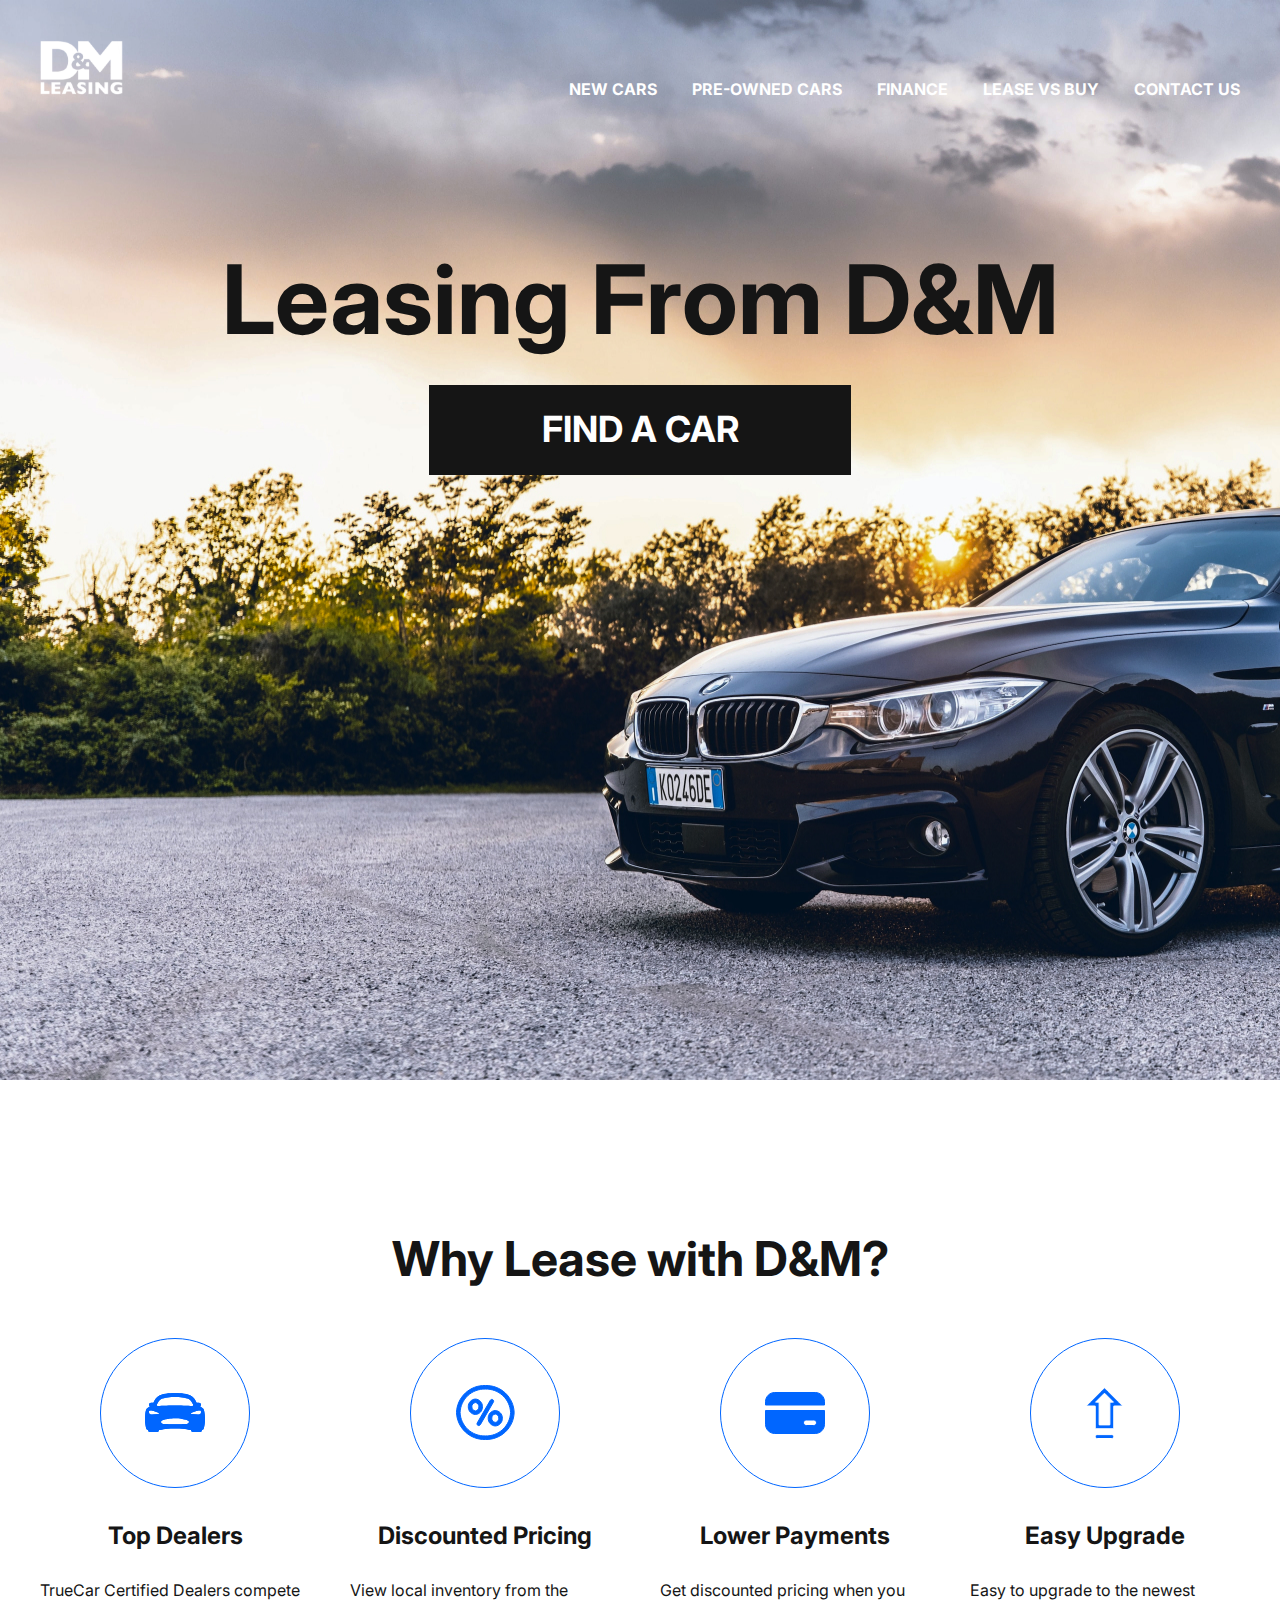
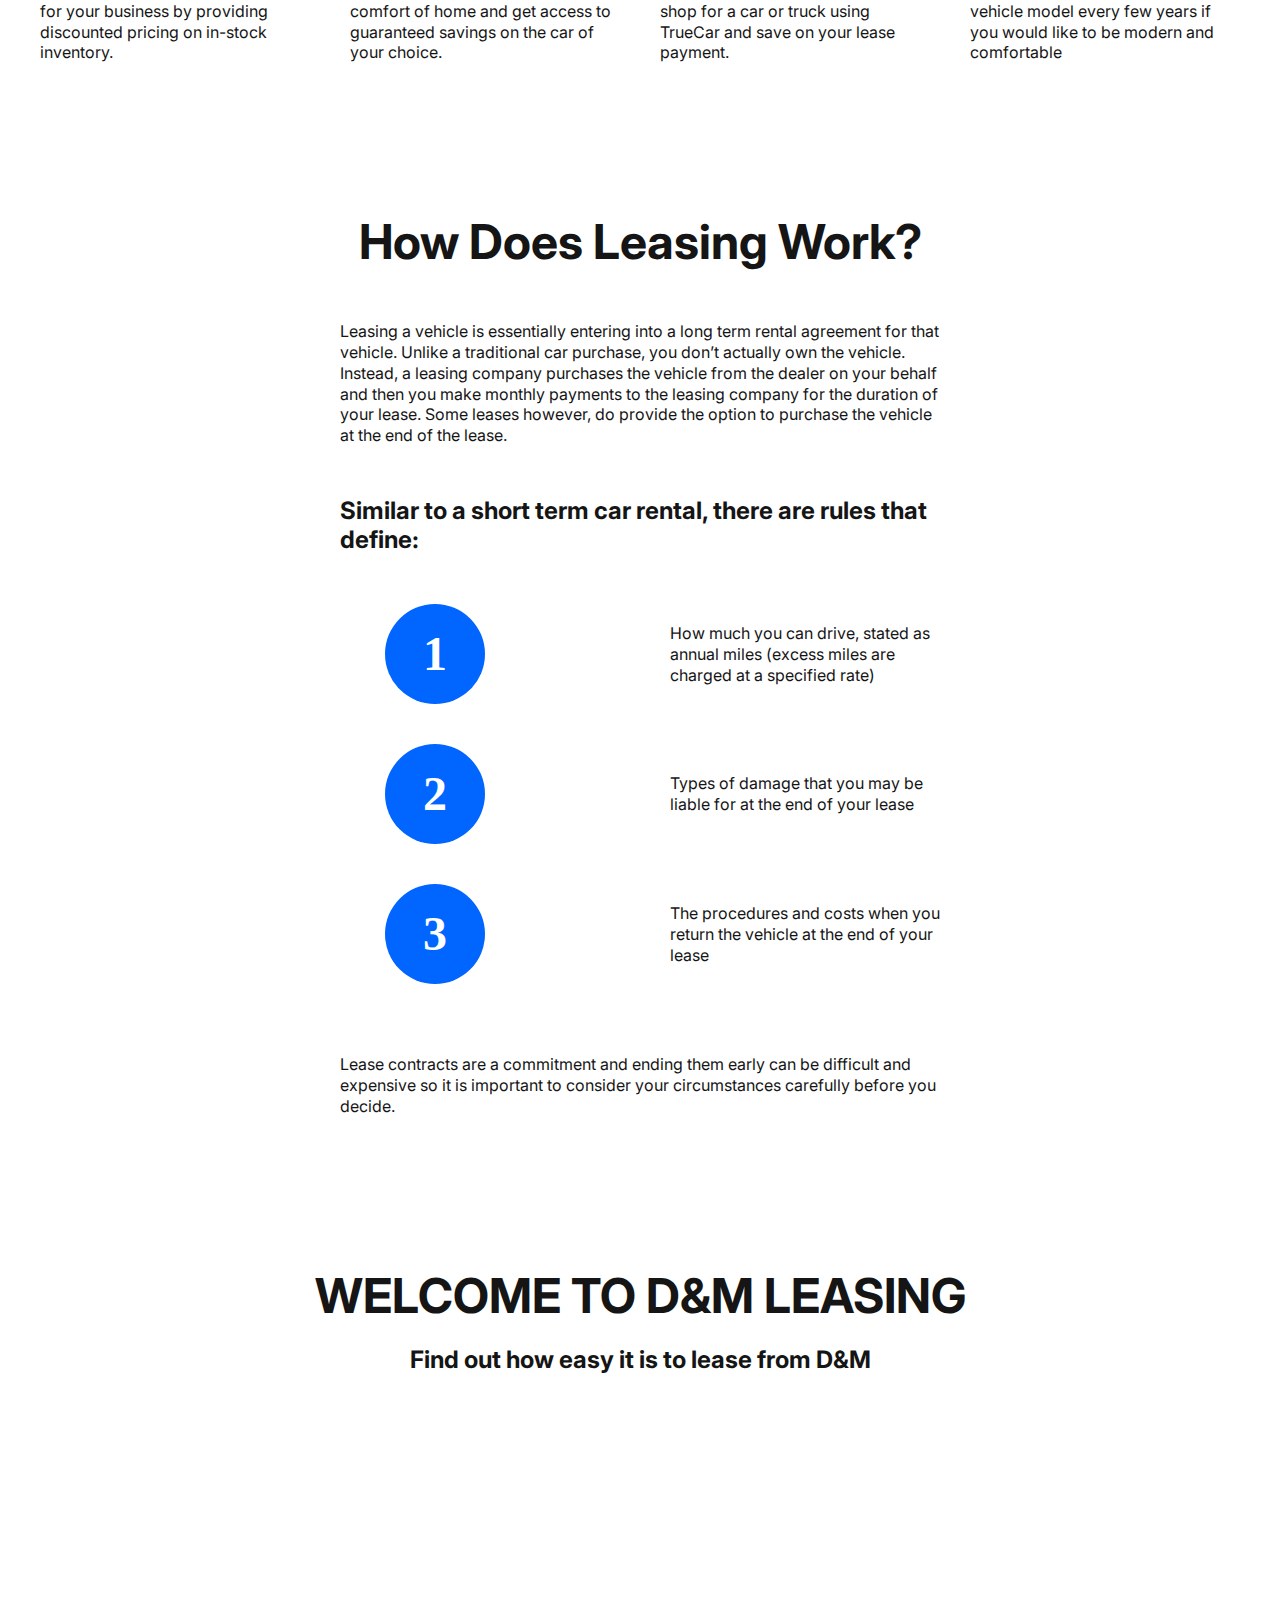
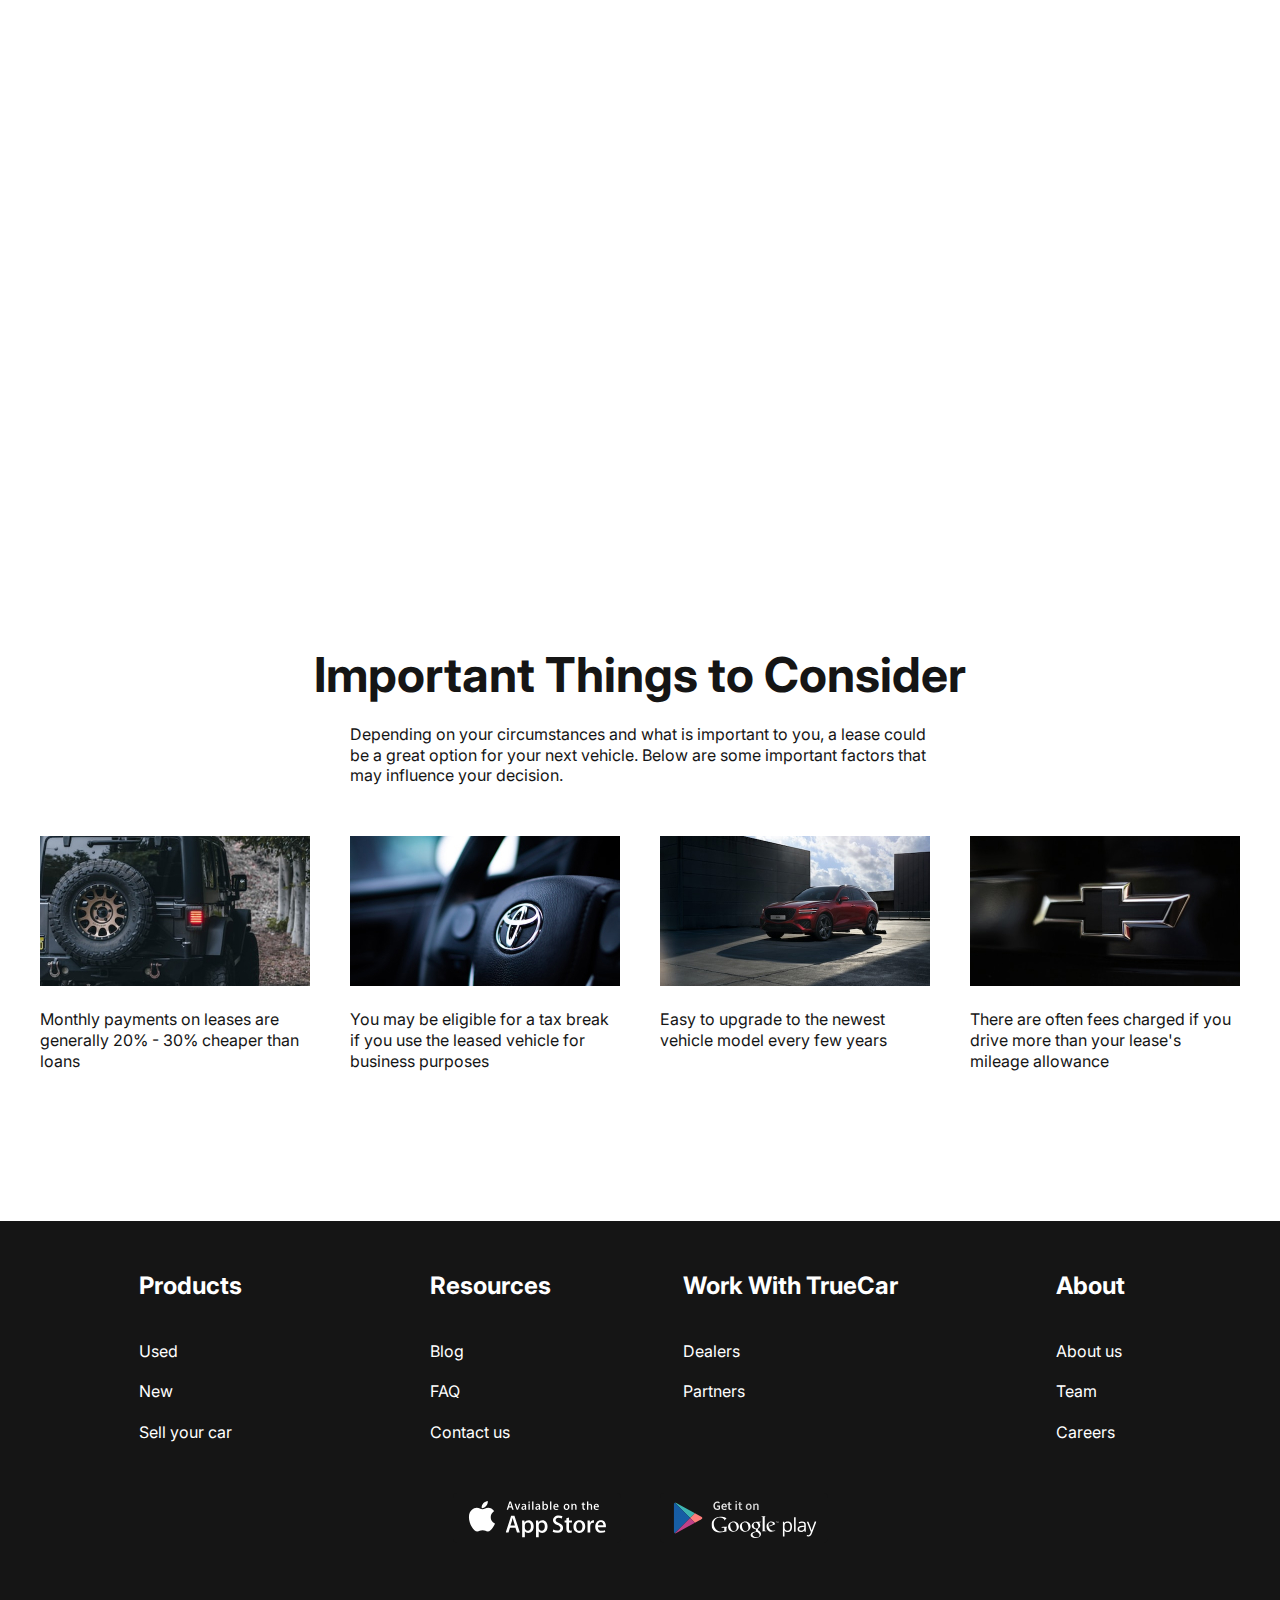
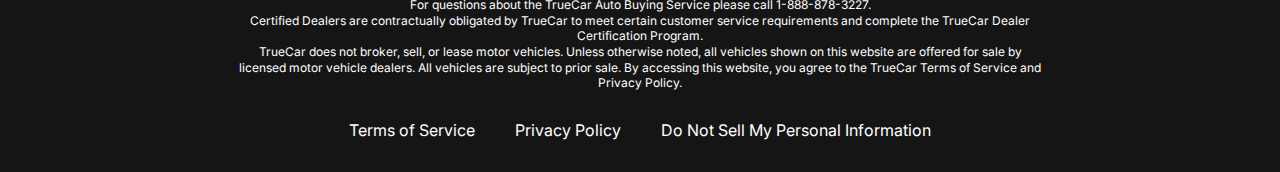
<file: index.html>
<!DOCTYPE html>
<html lang="en">
  <head>
    <meta charset="UTF-8" />
    <meta name="viewport" content="width=device-width, initial-scale=1.0" />

    <link rel="stylesheet" href="./css/main.css" />
    <title>Lease Cars</title>
  </head>
  <body>
    <header class="header">
      <div class="container">
        <div class="header__inner">
          <a href="./index.html" class="logo"
            ><img src="./img/header/logo.svg" alt="" class="logo__img"
          /></a>
          <nav class="menu">
            <ul class="menu__list">
              <li class="menu__list-item">
                <a href="./chose-your-car.html" class="menu__list-link"
                  >NEW CARS</a
                >
              </li>
              <li class="menu__list-item">
                <a href="#" class="menu__list-link">PRE-OWNED CARS</a>
              </li>
              <li class="menu__list-item">
                <a href="#" class="menu__list-link">FINANCE</a>
              </li>
              <li class="menu__list-item">
                <a href="#" class="menu__list-link">LEASE VS BUY</a>
              </li>
              <li class="menu__list-item">
                <a href="./contact-us.html" class="menu__list-link"
                  >CONTACT US</a
                >
              </li>
            </ul>
          </nav>
          <div class="burger">
            <span></span>
          </div>
        </div>
        <section class="leasing">
          <h1 class="leasing__title">Leasing From D&M</h1>
          <a href="#" class="leasing__button button">FIND A CAR</a>
        </section>
      </div>
    </header>

    <main>
      <section class="lease">
        <div class="container">
          <h2 class="lease__title">Why Lease with D&M?</h2>
          <div class="lease__bonus">
            <div class="lease__bon">
              <img
                src="./img/header/why-lease-1.svg"
                alt="lease_1"
                class="lease__bon--img"
              />
              <h4 class="lease__bon--title">Top Dealers</h4>
              <p class="lease__bot--text">
                TrueCar Certified Dealers compete for your business by providing
                discounted pricing on in-stock inventory.
              </p>
            </div>
            <div class="lease__bon">
              <img
                src="./img/header/why-lease-2.svg"
                alt="lease_2"
                class="lease__bon--img"
              />
              <h4 class="lease__bon--title">Discounted Pricing</h4>
              <p class="lease__bot--text">
                View local inventory from the comfort of home and get access to
                guaranteed savings on the car of your choice.
              </p>
            </div>
            <div class="lease__bon">
              <img
                src="./img/header/why-lease-3.svg"
                alt="lease_3"
                class="lease__bon--img"
              />
              <h4 class="lease__bon--title">Lower Payments</h4>
              <p class="lease__bot--text">
                Get discounted pricing when you shop for a car or truck using
                TrueCar and save on your lease payment.
              </p>
            </div>
            <div class="lease__bon">
              <img
                src="./img/header/why-lease-4.svg"
                alt="lease_4"
                class="lease__bon--img"
              />
              <h4 class="lease__bon--title">Easy Upgrade</h4>
              <p class="lease__bot--text">
                Easy to upgrade to the newest vehicle model every few years if
                you would like to be modern and comfortable
              </p>
            </div>
          </div>
        </div>
      </section>

      <section class="work">
        <div class="container__work">
          <h2 class="work__title">How Does Leasing Work?</h2>
          <p class="work__text">
            Leasing a vehicle is essentially entering into a long term rental
            agreement for that vehicle. Unlike a traditional car purchase, you
            don’t actually own the vehicle. Instead, a leasing company purchases
            the vehicle from the dealer on your behalf and then you make monthly
            payments to the leasing company for the duration of your lease. Some
            leases however, do provide the option to purchase the vehicle at the
            end of the lease.
          </p>
          <h4 class="work__title-rental">
            Similar to a short term car rental, there are rules that define:
          </h4>

          <div class="rental__table">
            <div class="table__decoration">1</div>
            <p class="table__text">
              How much you can drive, stated as annual miles (excess miles are
              charged at a specified rate)
            </p>
            <div class="table__decoration">2</div>
            <p class="table__text">
              Types of damage that you may be liable for at the end of your
              lease
            </p>
            <div class="table__decoration">3</div>
            <p class="table__text">
              The procedures and costs when you return the vehicle at the end of
              your lease
            </p>
          </div>
          <div class="rental__table-description">
            <p class="rental__description-text">
              Lease contracts are a commitment and ending them early can be
              difficult and expensive so it is important to consider your
              circumstances carefully before you decide.
            </p>
          </div>
        </div>
      </section>

      <section class="welcome">
        <div class="container">
          <h2 class="welcome__title">WELCOME TO D&M LEASING</h2>
          <h4 class="welcome__subtitle">
            Find out how easy it is to lease from D&M
          </h4>
          <div class="welcome__video">
            <iframe
              src="https://www.youtube.com/embed/E_X_21wYBhs"
              title="D3 Hongqi EHS9 ПОЛНЫЙ ХУНЕЦ!"
              frameborder="0"
              allow="accelerometer; clipboard-write; encrypted-media; gyroscope; picture-in-picture; "
              allowfullscreen
            ></iframe>
          </div>
        </div>
      </section>

      <section class="important">
        <div class="container">
          <h2 class="important__title">Important Things to Consider</h2>
          <p class="important__description">
            Depending on your circumstances and what is important to you, a
            lease could be a great option for your next vehicle. Below are some
            important factors that may influence your decision.
          </p>

          <div class="important__container">
            <div class="important__content">
              <img src="./img/header/important/Rectangle 6.jpg" alt="Car2""
              alt="Car1" class="content__image" />
              <p class="important__content-text">
                Monthly payments on leases are generally 20% - 30% cheaper than
                loans
              </p>
            </div>
            <div class="important__content">
              <img
                src="./img/header/important/Rectangle 7.jpg"
                alt="Car2"
                class="content__image"
              />
              <p class="important__content-text">
                You may be eligible for a tax break if you use the leased
                vehicle for business purposes
              </p>
            </div>
            <div class="important__content">
              <img src="./img/header/important/Rectangle 8.jpg" alt="Car2""
              alt="Car3" class="content__image" />
              <p class="important__content-text">
                Easy to upgrade to the newest vehicle model every few years
              </p>
            </div>
            <div class="important__content">
              <img src="./img/header/important/Rectangle 9.jpg" alt="Car2""
              alt="Car4" class="content__image" />
              <p class="important__content-text">
                There are often fees charged if you drive more than your lease's
                mileage allowance
              </p>
            </div>
          </div>
        </div>
      </section>
    </main>
    <footer class="footer">
      <div class="container">
        <div class="footer__inner">
          <div class="footer__list">
            <div class="bio">
              <h4 class="bio__text">Products</h4>
              <ul class="bio__list">
                <li class="bio__list-item">
                  <a href="" class="bio__list--link">Used</a>
                </li>
                <li class="bio__list-item">
                  <a href="" class="bio__list--link">New</a>
                </li>
                <li class="bio__list-item">
                  <a href="" class="bio__list--link">Sell your car</a>
                </li>
              </ul>
            </div>

            <div class="bio">
              <h4 class="bio__text">Resources</h4>
              <ul class="bio__list">
                <li class="bio__list-item">
                  <a href="" class="bio__list--link">Blog</a>
                </li>
                <li class="bio__list-item">
                  <a href="" class="bio__list--link">FAQ</a>
                </li>
                <li class="bio__list-item">
                  <a href="./contact-us.html" class="bio__list--link"
                    >Contact us</a
                  >
                </li>
              </ul>
            </div>

            <div class="bio">
              <h4 class="bio__text">Work With TrueCar</h4>
              <ul class="bio__list">
                <li class="bio__list-item">
                  <a href="" class="bio__list--link">Dealers</a>
                </li>
                <li class="bio__list-item">
                  <a href="" class="bio__list--link">Partners</a>
                </li>
              </ul>
            </div>

            <div class="bio">
              <h4 class="bio__text">About</h4>
              <ul class="bio__list">
                <li class="bio__list-item">
                  <a href="" class="bio__list--link">About us</a>
                </li>
                <li class="bio__list-item">
                  <a href="" class="bio__list--link">Team</a>
                </li>
                <li class="bio__list-item">
                  <a href="" class="bio__list--link">Careers</a>
                </li>
              </ul>
            </div>
          </div>

          <div class="footer__app">
            <a
              href="https://www.apple.com/md/app-store/"
              class="footer__app-link"
              ><img
                src="./img/header/appstore.svg"
                alt="app Store"
                class="app__img" /></a
            ><a
              href="https://play.google.com/store/games?device=windows"
              class="footer__app-link"
              ><img
                src="./img/header/googleplay.svg"
                alt="Google play"
                class="app__img"
            /></a>
          </div>

          <div class="footer__description">
            <p class="footer__description-text">
              For questions about the TrueCar Auto Buying Service please call
              1-888-878-3227. <br />
              Certified Dealers are contractually obligated by TrueCar to meet
              certain customer service requirements and complete the TrueCar
              Dealer Certification Program.
            </p>
            <p class="footer__description-text">
              TrueCar does not broker, sell, or lease motor vehicles. Unless
              otherwise noted, all vehicles shown on this website are offered
              for sale by licensed motor vehicle dealers. All vehicles are
              subject to prior sale. By accessing this website, you agree to the
              TrueCar Terms of Service and Privacy Policy.
            </p>
          </div>

          <div class="footer__privacy">
            <ul class="privacy__list">
              <li class="privacy__list-item">
                <a href="#" class="privacy__item-link">Terms of Service</a>
              </li>
              <li class="privacy__list-item">
                <a href="#" class="privacy__item-link">Privacy Policy</a>
              </li>
              <li class="privacy__list-item">
                <a href="#" class="privacy__item-link"
                  >Do Not Sell My Personal Information</a
                >
              </li>
            </ul>
          </div>
        </div>
      </div>
    </footer>
  </body>
</html>

<script src="./JS/script.js"></script>
</file>
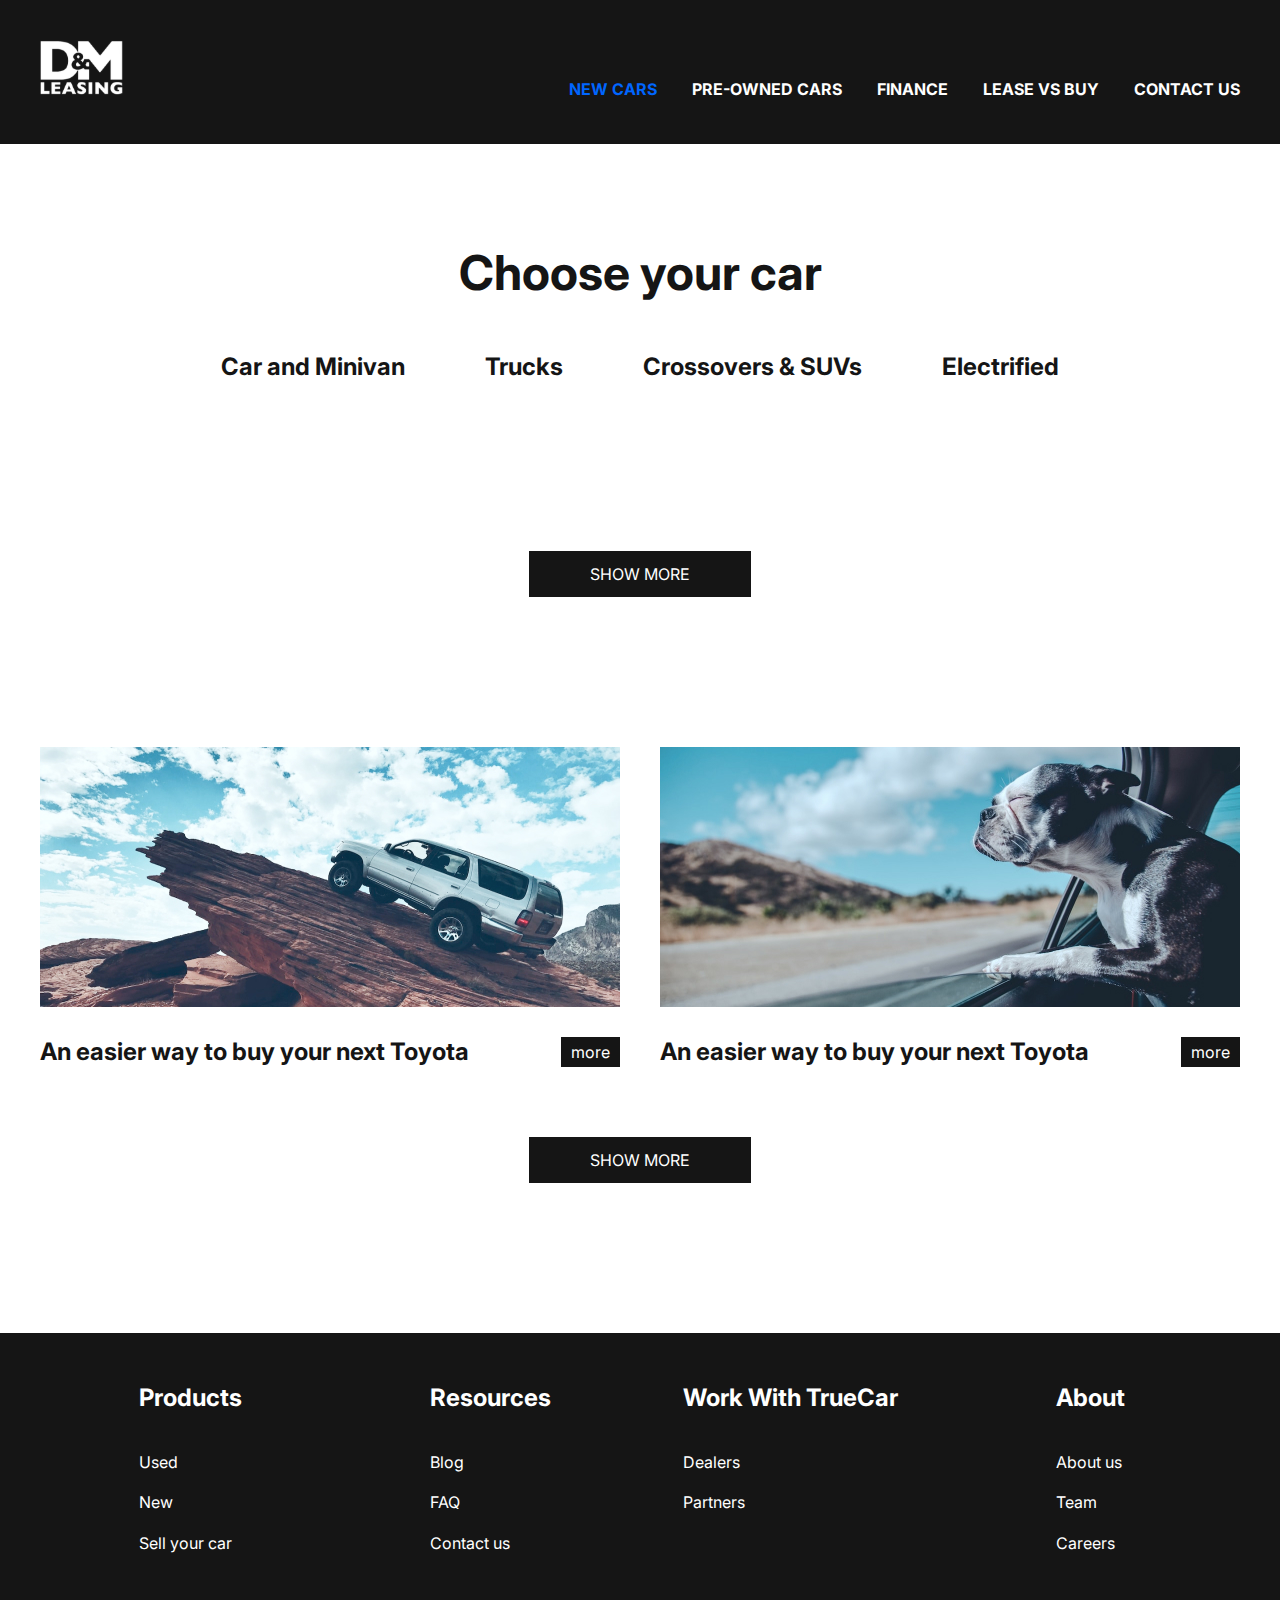
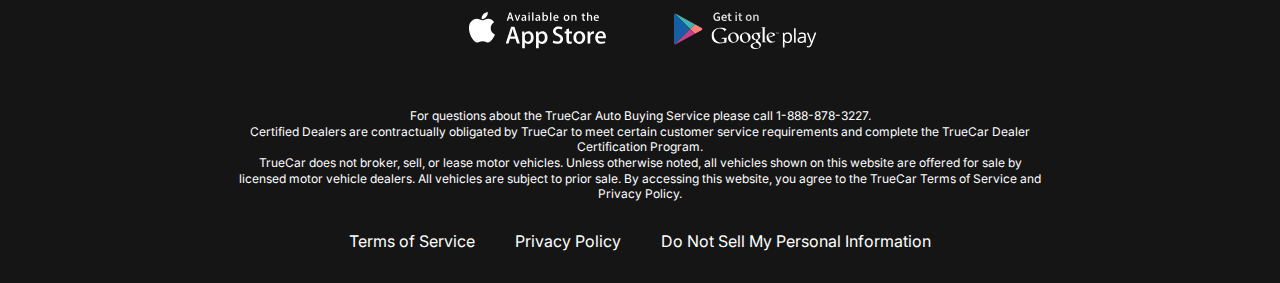
<file: chose-your-car.html>
<!DOCTYPE html>
<html lang="en">
  <head>
    <meta charset="UTF-8" />
    <meta name="viewport" content="width=device-width, initial-scale=1.0" />

    <link rel="stylesheet" href="./css/main.css" />
    <title>Chose your car</title>
  </head>
  <body>
    <header class="header header__contact">
      <div class="container">
        <div class="header__inner">
          <a href="./index.html" class="logo"
            ><img src="./img/header/logo.svg" alt="" class="logo__img"
          /></a>
          <nav class="menu">
            <ul class="menu__list">
              <li class="menu__list-item">
                <a
                  href="./chose-your-car.html"
                  class="menu__list-link new_cars-link"
                  >NEW CARS</a
                >
              </li>
              <li class="menu__list-item">
                <a href="#" class="menu__list-link">PRE-OWNED CARS</a>
              </li>
              <li class="menu__list-item">
                <a href="#" class="menu__list-link">FINANCE</a>
              </li>
              <li class="menu__list-item">
                <a href="#" class="menu__list-link">LEASE VS BUY</a>
              </li>
              <li class="menu__list-item">
                <a href="./contact-us.html" class="menu__list-link"
                  >CONTACT US</a
                >
              </li>
            </ul>
          </nav>
          <div class="burger">
            <span></span>
          </div>
        </div>
      </div>
    </header>
    <main>
      <section class="chose">
        <div class="container">
          <h2 class="chose__title">Choose your car</h2>
          <ul class="chose__sections">
            <li class="chose__section-car">
              <a
                href="#"
                class="chose__section"
                id="carAndMinivan"
                data-filter="Minivan"
                >Car and Minivan</a
              >
            </li>
            <li class="chose__section-car">
              <a
                href="#"
                class="chose__section"
                id="trucks"
                data-filter="Trucks"
                >Trucks</a
              >
            </li>
            <li class="chose__section-car">
              <a
                href="#"
                class="chose__section"
                id="crossoversAndSUVs"
                data-filter="Crossovers-&-SUVs"
                >Crossovers & SUVs</a
              >
            </li>
            <li class="chose__section-car">
              <a
                href="#"
                class="chose__section"
                id="electrified"
                data-filter="Electrified"
                >Electrified</a
              >
            </li>
          </ul>

          <div class="car__tabel">
            <div class="car__cell disable" name="Electrified">
              <img
                src="./img/car/Rectangle 11.jpg"
                alt="Toyota Crown 2023"
                class="cell__img"
              />
              <h4 class="cell__title">Toyota Crown 2023</h4>
              <p class="cell__subtitle">starting from $ 39900</p>
              <h4 class="price">$ 650/mo</h4>
              <a href="#" class="cell__details">see details</a>
            </div>

            <div class="car__cell disable" name="Electrified">
              <img
                src="./img/car/Rectangle 11-1.jpg"
                alt="Toyota Crown 2023"
                class="cell__img"
              />
              <h4 class="cell__title">Prius Prime 2023</h4>
              <p class="cell__subtitle">starting from $ 39900</p>
              <h4 class="price">$ 450/mo</h4>
              <a href="#" class="cell__details">see details</a>
            </div>

            <div class="car__cell disable" name="Electrified">
              <img
                src="./img/car/Rectangle 11-2.jpg"
                alt="Toyota Crown 2023"
                class="cell__img"
              />
              <h4 class="cell__title">Toyota Prius 2023</h4>
              <p class="cell__subtitle">starting from $ 39900</p>
              <h4 class="price">$ 400/mo</h4>
              <a href="#" class="cell__details">see details</a>
            </div>

            <div class="car__cell disable" name="Electrified">
              <img
                src="./img/car/Rectangle 11-3.jpg"
                alt="Toyota Crown 2023"
                class="cell__img"
              />
              <h4 class="cell__title">Hyundai Kona 2023</h4>
              <p class="cell__subtitle">starting from $ 39900</p>
              <h4 class="price">$ 510/mo</h4>
              <a href="#" class="cell__details">see details</a>
            </div>

            <div class="car__cell disable" name="Crossovers-&-SUVs">
              <img
                src="./img/car/Rectangle 11-4.jpg"
                alt="Toyota Crown 2023"
                class="cell__img"
              />
              <h4 class="cell__title">Ford Explorer 2023</h4>
              <p class="cell__subtitle">starting from $ 39900</p>
              <h4 class="price">$ 1,013/mo</h4>
              <a href="#" class="cell__details">see details</a>
            </div>

            <div class="car__cell disable" name="Minivan">
              <img
                src="./img/car/Rectangle 11-5.jpg"
                alt="Toyota Crown 2023"
                class="cell__img"
              />
              <h4 class="cell__title">Santa Fe 2023</h4>
              <p class="cell__subtitle">starting from $ 39900</p>
              <h4 class="price">$ 739/mo</h4>
              <a href="#" class="cell__details">see details</a>
            </div>

            <div class="car__cell disable" name="Crossovers-&-SUVs">
              <img
                src="./img/car/Rectangle 11-6.jpg"
                alt="Toyota Crown 2023"
                class="cell__img"
              />
              <h4 class="cell__title">KIA Niro 2023</h4>
              <p class="cell__subtitle">starting from $ 39900</p>
              <h4 class="price">$ 554/mo</h4>
              <a href="#" class="cell__details">see details</a>
            </div>

            <div class="car__cell disable" name="Trucks">
              <img
                src="./img/car/Rectangle 11-7.jpg"
                alt="Toyota Crown 2023"
                class="cell__img"
              />
              <h4 class="cell__title">Chevrolet Silverado</h4>
              <p class="cell__subtitle">starting from $ 39900</p>
              <h4 class="price">$ 1,032/mo</h4>
              <a href="#" class="cell__details">see details</a>
            </div>

            <div class="car__cell disable" name="Crossovers-&-SUVs">
              <img
                src="./img/car/Rectangle 11-8.jpg"
                alt="Toyota Crown 2023"
                class="cell__img"
              />
              <h4 class="cell__title">Honda CR-V 2023</h4>
              <p class="cell__subtitle">starting from $ 39900</p>
              <h4 class="price">$ 591/mo</h4>
              <a href="#" class="cell__details">see details</a>
            </div>

            <div class="car__cell disable" name="Minivan">
              <img
                src="./img/car/Rectangle 11-9.jpg"
                alt="Toyota Crown 2023"
                class="cell__img"
              />
              <h4 class="cell__title">Hyundai Tucson</h4>
              <p class="cell__subtitle">starting from $ 39900</p>
              <h4 class="price">$ 528/mo</h4>
              <a href="#" class="cell__details">see details</a>
            </div>

            <div class="car__cell disable" name="Crossovers-&-SUVs">
              <img
                src="./img/car/Rectangle 11-10.jpg"
                alt="Toyota Crown 2023"
                class="cell__img"
              />
              <h4 class="cell__title">Chevrolet Equinox</h4>
              <p class="cell__subtitle">starting from $ 39900</p>
              <h4 class="price">$ 471/mo</h4>
              <a href="#" class="cell__details">see details</a>
            </div>

            <div class="car__cell disable" name="Trucks">
              <img
                src="./img/car/Rectangle 11-11.jpg"
                alt="Toyota Crown 2023"
                class="cell__img"
              />
              <h4 class="cell__title">Jeep Wrangler 2023</h4>
              <p class="cell__subtitle">starting from $ 39900</p>
              <h4 class="price">$ 997/mo</h4>
              <a href="#" class="cell__details">see details</a>
            </div>
          </div>

          <button class="show__more-btn">SHOW MORE</button>
        </div>
      </section>

      <section class="advertisment">
        <div class="container">
          <div class="advertisment__items">
            <div class="advertisment__item">
              <img
                class="item__img"
                src="./img/header/important/blog_1.jpg"
                alt=""
              />
              <h4 class="item__text">An easier way to buy your next Toyota</h4>
              <button class="item__btn-more">more</button>
            </div>

            <div class="advertisment__item">
              <img
                class="item__img"
                src="./img/header/important/blog_2.jpg"
                alt=""
              />
              <h4 class="item__text">An easier way to buy your next Toyota</h4>
              <button class="item__btn-more">more</button>
            </div>
          </div>
          <button class="advertisment__btn">SHOW MORE</button>
        </div>
      </section>
    </main>

    <footer class="footer">
      <div class="container">
        <div class="footer__inner">
          <div class="footer__list">
            <div class="bio">
              <h4 class="bio__text">Products</h4>
              <ul class="bio__list">
                <li class="bio__list-item">
                  <a href="" class="bio__list--link">Used</a>
                </li>
                <li class="bio__list-item">
                  <a href="" class="bio__list--link">New</a>
                </li>
                <li class="bio__list-item">
                  <a href="" class="bio__list--link">Sell your car</a>
                </li>
              </ul>
            </div>

            <div class="bio">
              <h4 class="bio__text">Resources</h4>
              <ul class="bio__list">
                <li class="bio__list-item">
                  <a href="" class="bio__list--link">Blog</a>
                </li>
                <li class="bio__list-item">
                  <a href="" class="bio__list--link">FAQ</a>
                </li>
                <li class="bio__list-item">
                  <a href="./contact-us.html " class="bio__list--link"
                    >Contact us</a
                  >
                </li>
              </ul>
            </div>

            <div class="bio">
              <h4 class="bio__text">Work With TrueCar</h4>
              <ul class="bio__list">
                <li class="bio__list-item">
                  <a href="" class="bio__list--link">Dealers</a>
                </li>
                <li class="bio__list-item">
                  <a href="" class="bio__list--link">Partners</a>
                </li>
              </ul>
            </div>

            <div class="bio">
              <h4 class="bio__text">About</h4>
              <ul class="bio__list">
                <li class="bio__list-item">
                  <a href="" class="bio__list--link">About us</a>
                </li>
                <li class="bio__list-item">
                  <a href="" class="bio__list--link">Team</a>
                </li>
                <li class="bio__list-item">
                  <a href="" class="bio__list--link">Careers</a>
                </li>
              </ul>
            </div>
          </div>

          <div class="footer__app">
            <a
              href="https://www.apple.com/md/app-store/"
              class="footer__app-link"
              ><img
                src="./img/header/appstore.svg"
                alt="app Store"
                class="app__img" /></a
            ><a
              href="https://play.google.com/store/games?device=windows"
              class="footer__app-link"
              ><img
                src="./img/header/googleplay.svg"
                alt="Google play"
                class="app__img"
            /></a>
          </div>

          <div class="footer__description">
            <p class="footer__description-text">
              For questions about the TrueCar Auto Buying Service please call
              1-888-878-3227. <br />
              Certified Dealers are contractually obligated by TrueCar to meet
              certain customer service requirements and complete the TrueCar
              Dealer Certification Program.
            </p>
            <p class="footer__description-text">
              TrueCar does not broker, sell, or lease motor vehicles. Unless
              otherwise noted, all vehicles shown on this website are offered
              for sale by licensed motor vehicle dealers. All vehicles are
              subject to prior sale. By accessing this website, you agree to the
              TrueCar Terms of Service and Privacy Policy.
            </p>
          </div>

          <div class="footer__privacy">
            <ul class="privacy__list">
              <li class="privacy__list-item">
                <a href="#" class="privacy__item-link">Terms of Service</a>
              </li>
              <li class="privacy__list-item">
                <a href="#" class="privacy__item-link">Privacy Policy</a>
              </li>
              <li class="privacy__list-item">
                <a href="#" class="privacy__item-link"
                  >Do Not Sell My Personal Information</a
                >
              </li>
            </ul>
          </div>
        </div>
      </div>
    </footer>
  </body>
</html>
<script src="./JS/script.js"></script>
</file>
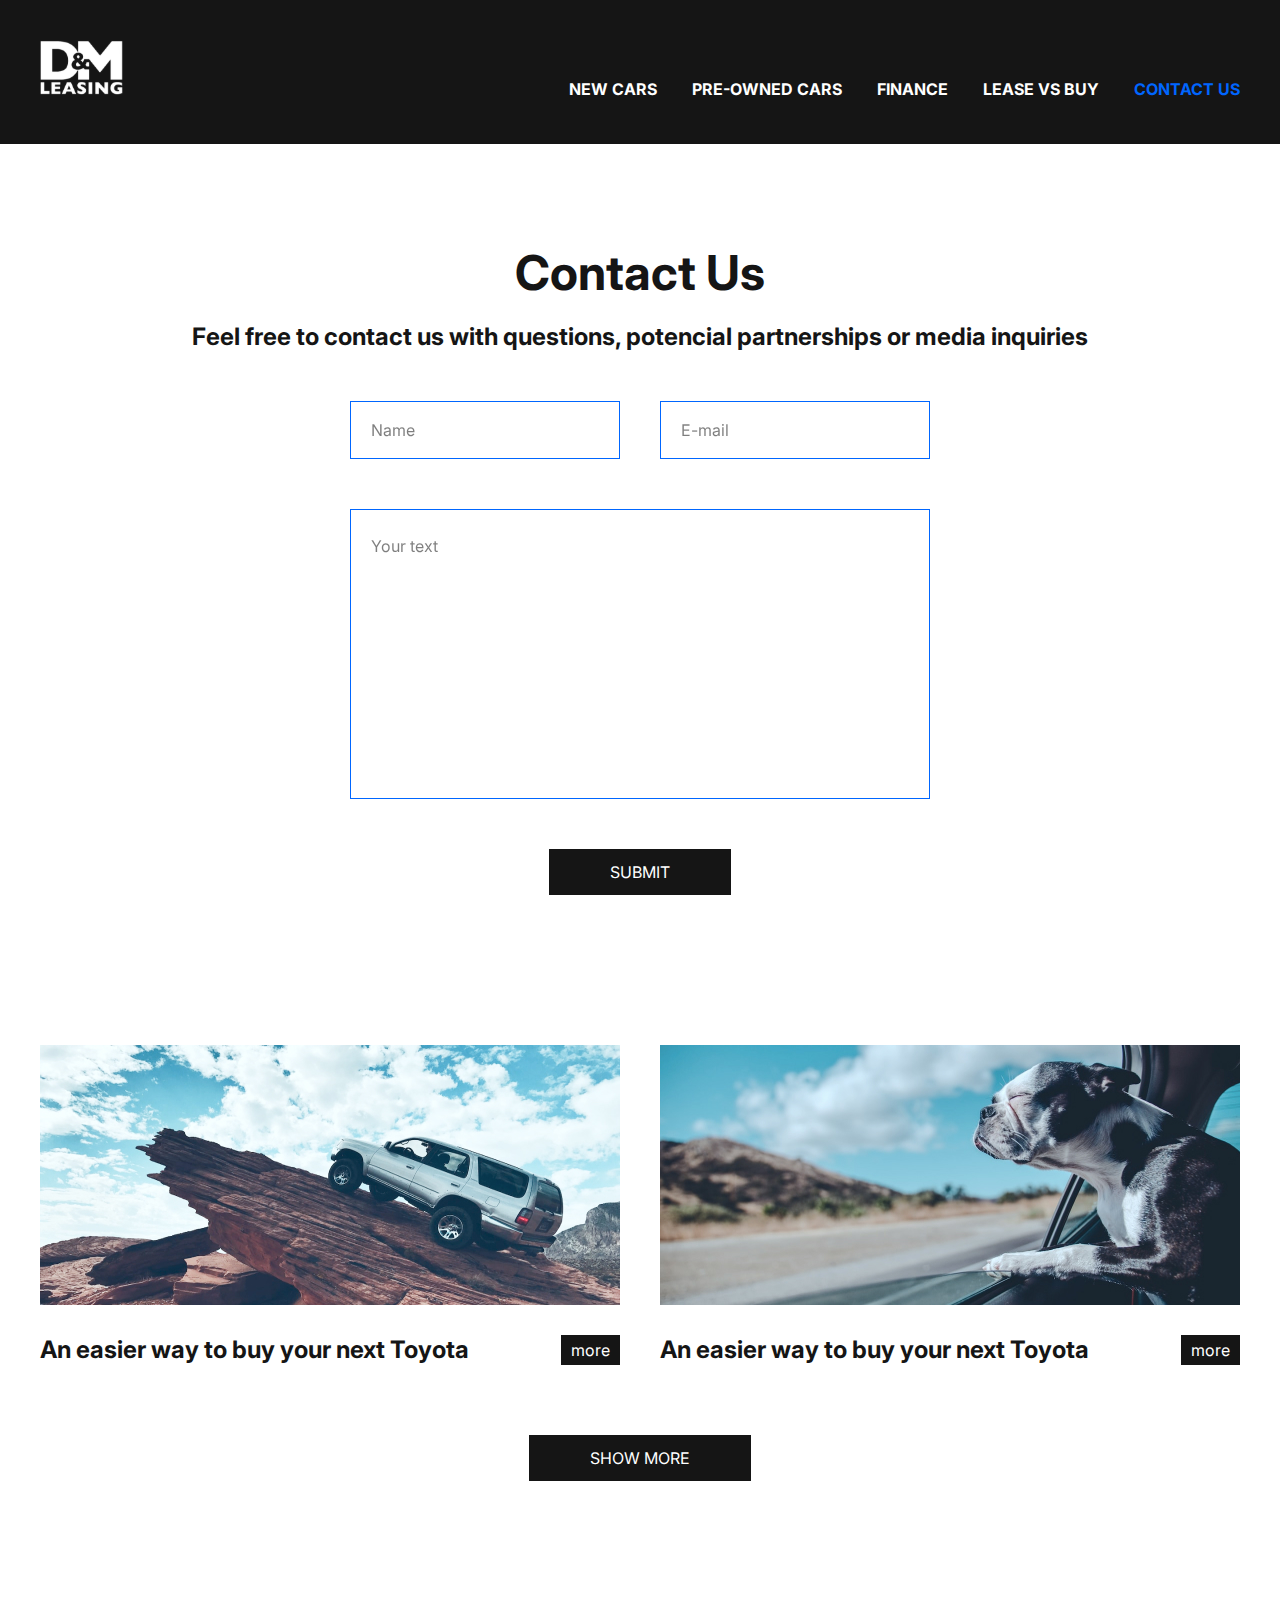
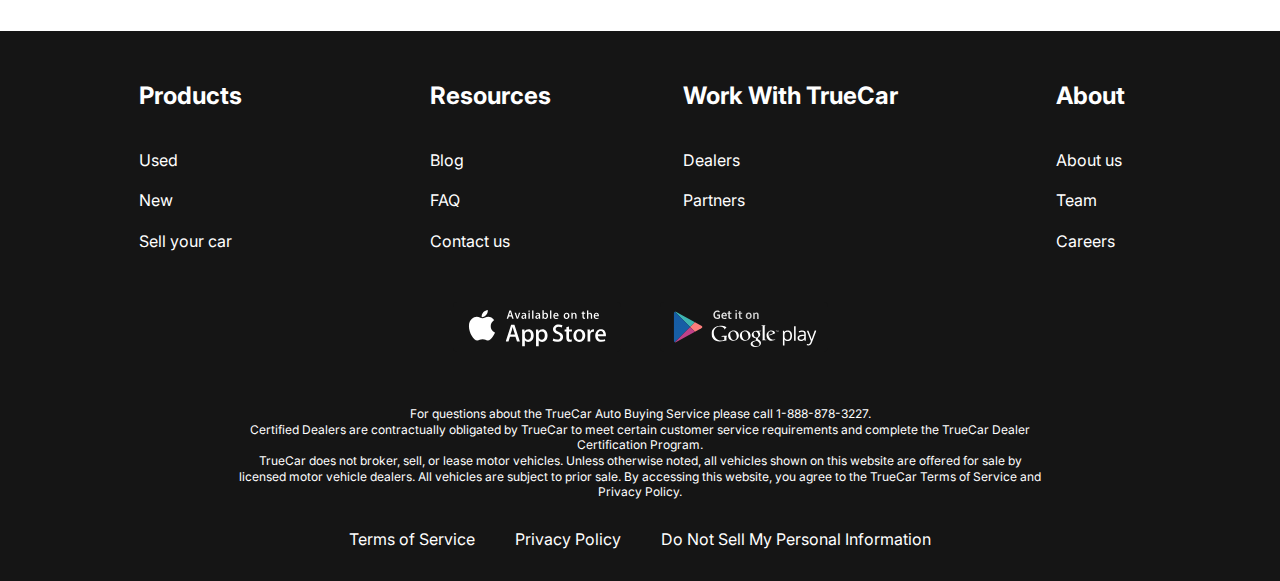
<file: contact-us.html>
<!DOCTYPE html>
<html lang="en">
  <head>
    <meta charset="UTF-8" />
    <meta name="viewport" content="width=device-width, initial-scale=1.0" />

    <link rel="stylesheet" href="./css/main.css" />
    <title>Lease Cars</title>
  </head>
  <body>
    <header class="header header__contact">
      <div class="container">
        <div class="header__inner">
          <a href="./index.html" class="logo"
            ><img src="./img/header/logo.svg" alt="" class="logo__img"
          /></a>
          <nav class="menu">
            <ul class="menu__list">
              <li class="menu__list-item">
                <a href="./chose-your-car.html" class="menu__list-link"
                  >NEW CARS</a
                >
              </li>
              <li class="menu__list-item">
                <a href="#" class="menu__list-link">PRE-OWNED CARS</a>
              </li>
              <li class="menu__list-item">
                <a href="#" class="menu__list-link">FINANCE</a>
              </li>
              <li class="menu__list-item">
                <a href="#" class="menu__list-link">LEASE VS BUY</a>
              </li>
              <li class="menu__list-item">
                <a
                  href="./contact-us.html"
                  class="menu__list-link contact__link"
                  >CONTACT US</a
                >
              </li>
            </ul>
          </nav>
          <div class="burger">
            <span></span>
          </div>
        </div>
      </div>
    </header>
    <main>
      <section class="contact">
        <div class="container">
          <h2 class="contact__title">Contact Us</h2>
          <h4 class="contact__subtitle">
            Feel free to contact us with questions, potencial partnerships or
            media inquiries
          </h4>

          <form class="contact__form" action="#" method="post">
            <input
              required
              class="name"
              type="text"
              name="UserName"
              placeholder="Name"
            />
            <input
              required
              class="email"
              type="email"
              name="Email"
              placeholder="E-mail"
            />
            <textarea
              class="your-text"
              name="Your-text"
              cols="30"
              rows="10"
              placeholder="Your text"
              maxlength="300"
            ></textarea>
            <button class="form__btn" type="submit">SUBMIT</button>
          </form>
        </div>
      </section>

      <section class="advertisment">
        <div class="container">
          <div class="advertisment__items">
            <div class="advertisment__item">
              <img
                class="item__img"
                src="./img/header/important/blog_1.jpg"
                alt=""
              />
              <h4 class="item__text">An easier way to buy your next Toyota</h4>
              <button class="item__btn-more">more</button>
            </div>
            <div class="advertisment__item">
              <img
                class="item__img"
                src="./img/header/important/blog_2.jpg"
                alt=""
              />
              <h4 class="item__text">An easier way to buy your next Toyota</h4>
              <button class="item__btn-more">more</button>
            </div>
          </div>
          <button class="advertisment__btn">SHOW MORE</button>
        </div>
      </section>
    </main>
    <footer class="footer">
      <div class="container">
        <div class="footer__inner">
          <div class="footer__list">
            <div class="bio">
              <h4 class="bio__text">Products</h4>
              <ul class="bio__list">
                <li class="bio__list-item">
                  <a href="" class="bio__list--link">Used</a>
                </li>
                <li class="bio__list-item">
                  <a href="" class="bio__list--link">New</a>
                </li>
                <li class="bio__list-item">
                  <a href="" class="bio__list--link">Sell your car</a>
                </li>
              </ul>
            </div>

            <div class="bio">
              <h4 class="bio__text">Resources</h4>
              <ul class="bio__list">
                <li class="bio__list-item">
                  <a href="" class="bio__list--link">Blog</a>
                </li>
                <li class="bio__list-item">
                  <a href="" class="bio__list--link">FAQ</a>
                </li>
                <li class="bio__list-item">
                  <a href="./contact-us.html " class="bio__list--link"
                    >Contact us</a
                  >
                </li>
              </ul>
            </div>

            <div class="bio">
              <h4 class="bio__text">Work With TrueCar</h4>
              <ul class="bio__list">
                <li class="bio__list-item">
                  <a href="" class="bio__list--link">Dealers</a>
                </li>
                <li class="bio__list-item">
                  <a href="" class="bio__list--link">Partners</a>
                </li>
              </ul>
            </div>

            <div class="bio">
              <h4 class="bio__text">About</h4>
              <ul class="bio__list">
                <li class="bio__list-item">
                  <a href="" class="bio__list--link">About us</a>
                </li>
                <li class="bio__list-item">
                  <a href="" class="bio__list--link">Team</a>
                </li>
                <li class="bio__list-item">
                  <a href="" class="bio__list--link">Careers</a>
                </li>
              </ul>
            </div>
          </div>

          <div class="footer__app">
            <a
              href="https://www.apple.com/md/app-store/"
              class="footer__app-link"
              ><img
                src="./img/header/appstore.svg"
                alt="app Store"
                class="app__img" /></a
            ><a
              href="https://play.google.com/store/games?device=windows"
              class="footer__app-link"
              ><img
                src="./img/header/googleplay.svg"
                alt="Google play"
                class="app__img"
            /></a>
          </div>

          <div class="footer__description">
            <p class="footer__description-text">
              For questions about the TrueCar Auto Buying Service please call
              1-888-878-3227. <br />
              Certified Dealers are contractually obligated by TrueCar to meet
              certain customer service requirements and complete the TrueCar
              Dealer Certification Program.
            </p>
            <p class="footer__description-text">
              TrueCar does not broker, sell, or lease motor vehicles. Unless
              otherwise noted, all vehicles shown on this website are offered
              for sale by licensed motor vehicle dealers. All vehicles are
              subject to prior sale. By accessing this website, you agree to the
              TrueCar Terms of Service and Privacy Policy.
            </p>
          </div>

          <div class="footer__privacy">
            <ul class="privacy__list">
              <li class="privacy__list-item">
                <a href="#" class="privacy__item-link">Terms of Service</a>
              </li>
              <li class="privacy__list-item">
                <a href="#" class="privacy__item-link">Privacy Policy</a>
              </li>
              <li class="privacy__list-item">
                <a href="#" class="privacy__item-link"
                  >Do Not Sell My Personal Information</a
                >
              </li>
            </ul>
          </div>
        </div>
      </div>
    </footer>
  </body>
</html>

<script src="./JS/script.js"></script>
</file>
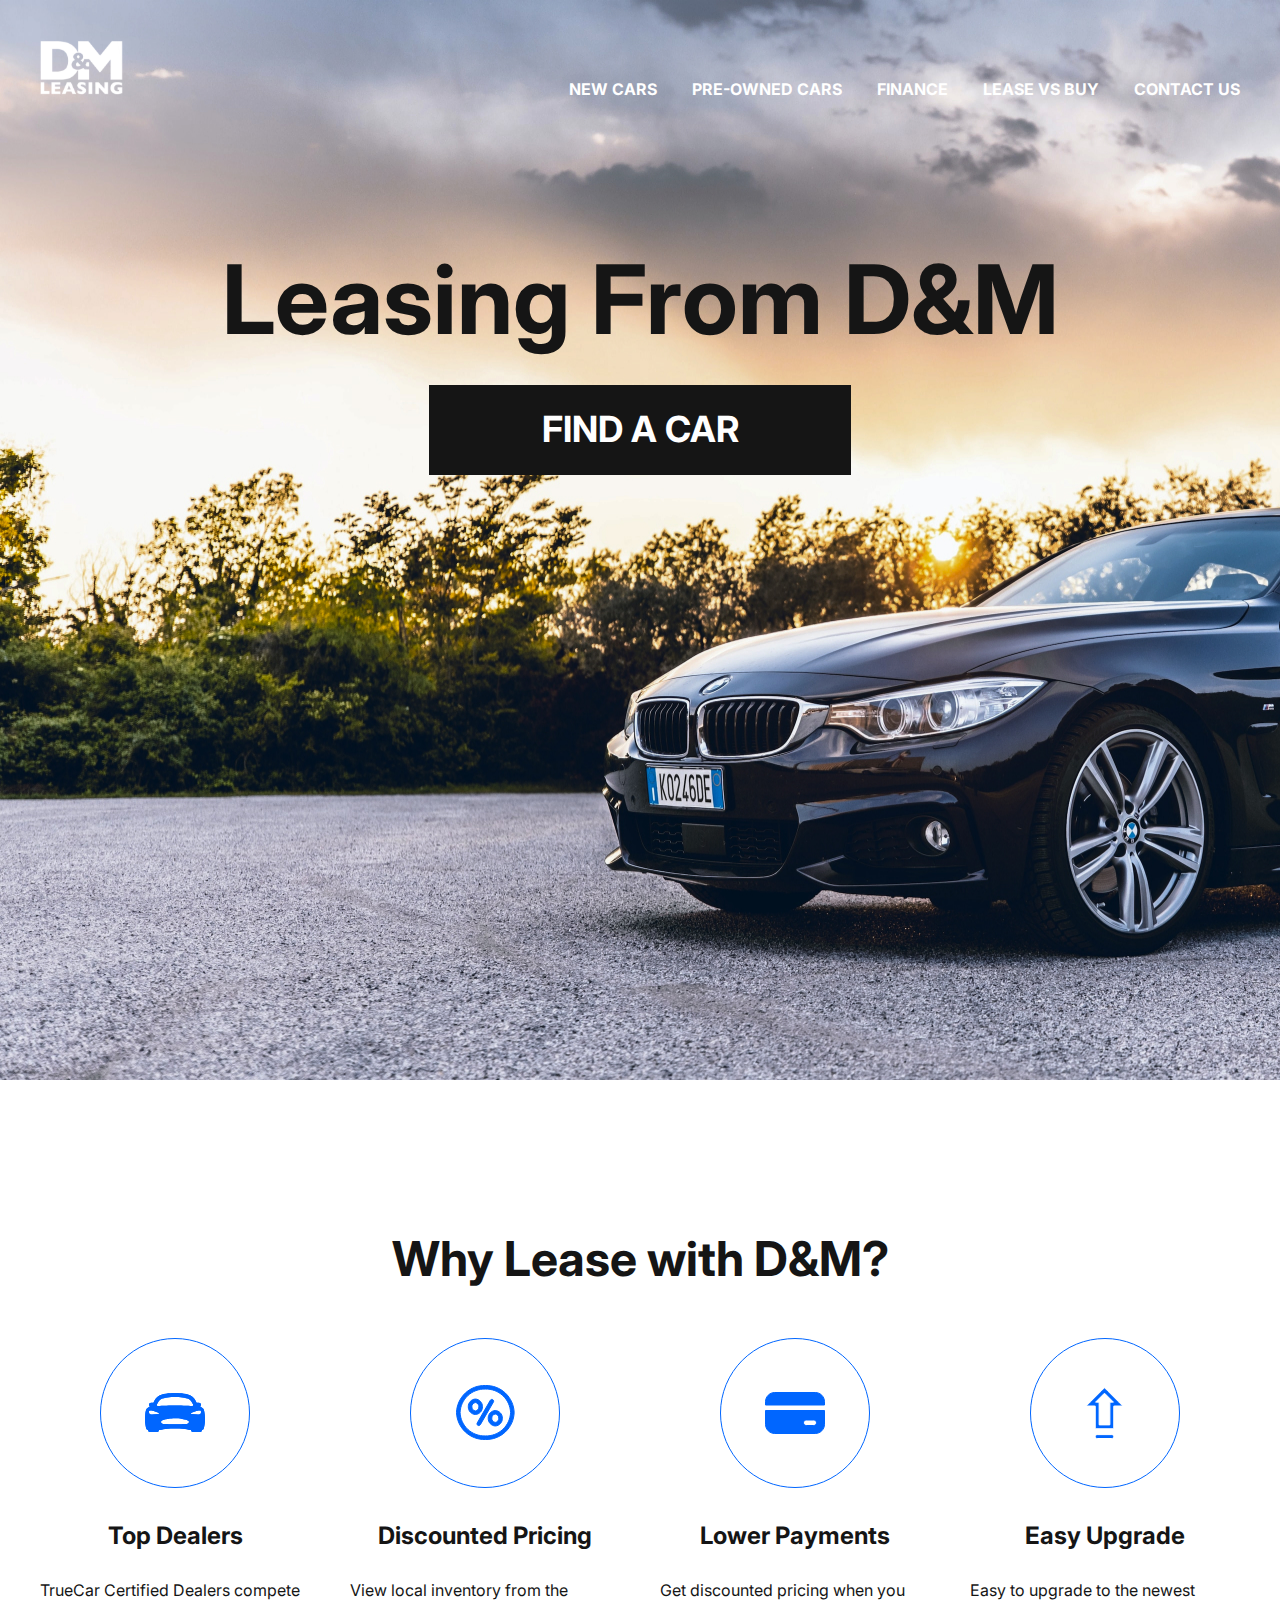
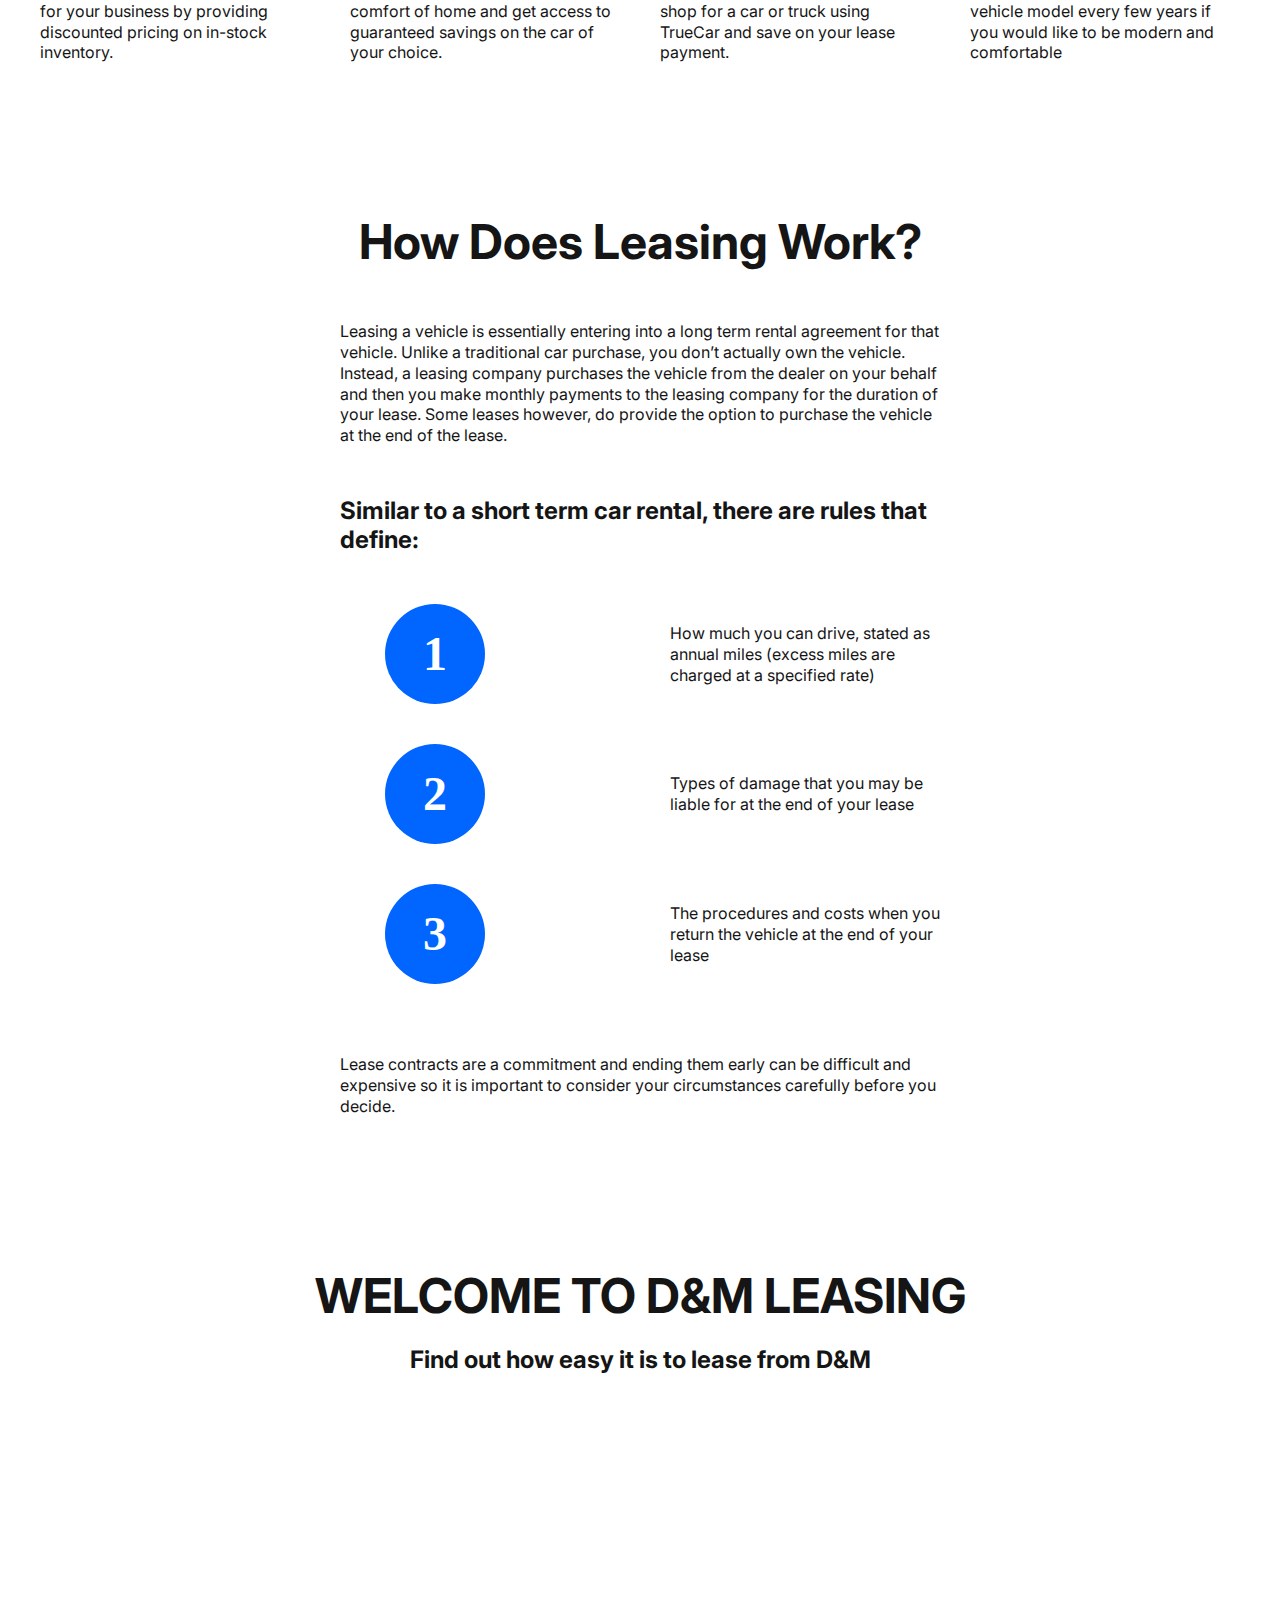
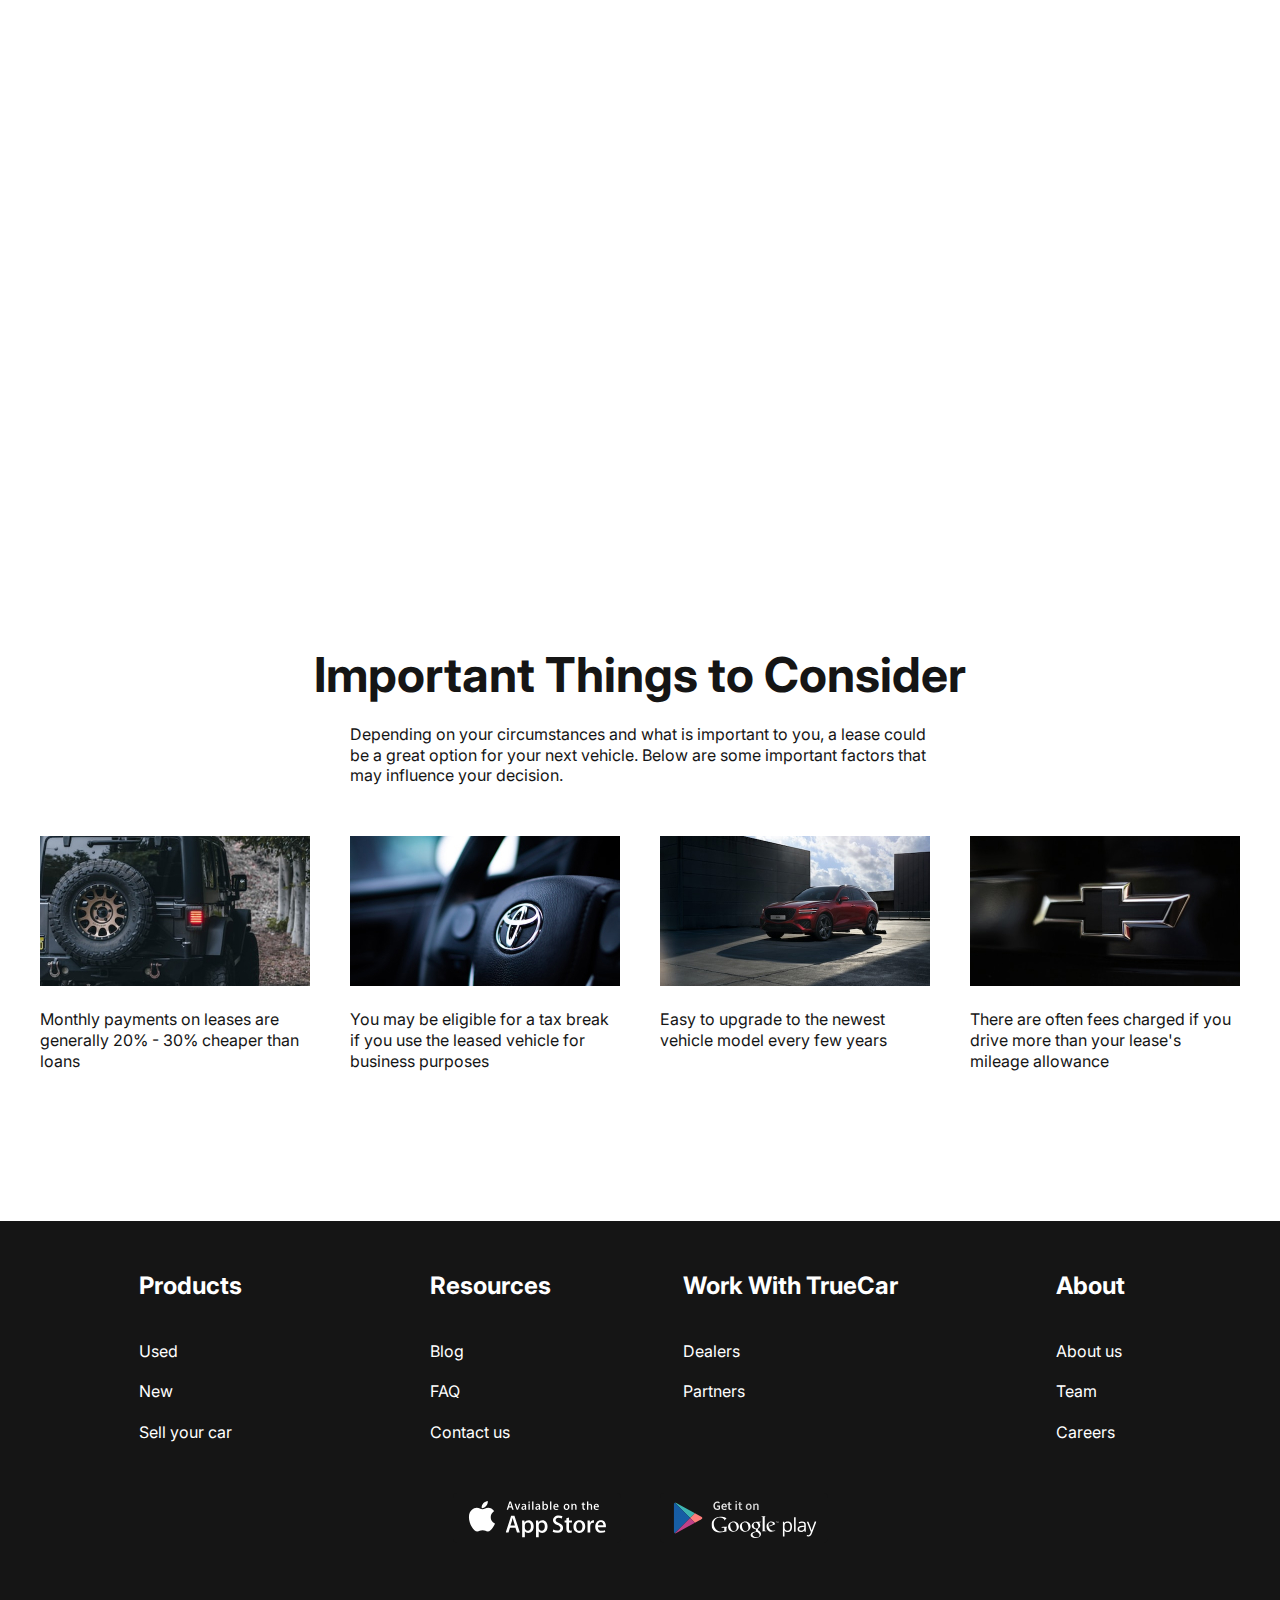
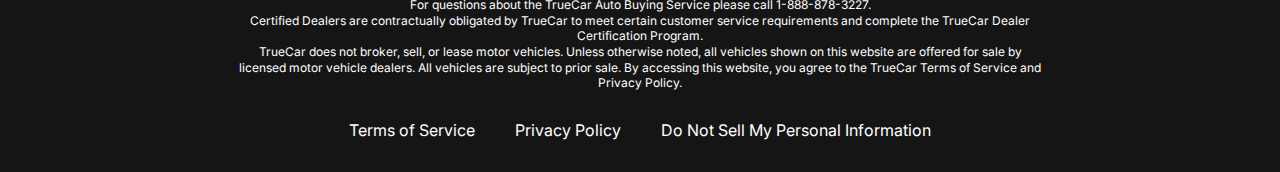
<file: new-car.html>
<!DOCTYPE html>
<html lang="en">
  <head>
    <meta charset="UTF-8" />
    <meta name="viewport" content="width=device-width, initial-scale=1.0" />

    <link rel="stylesheet" href="./css/main.css" />
    <title>Lease Cars</title>
  </head>
  <body>
    <header class="header">
      <div class="container">
        <div class="header__inner">
          <a href="./new-car.html" class="logo"
            ><img src="./img/header/logo.svg" alt="" class="logo__img"
          /></a>
          <nav class="menu">
            <ul class="menu__list">
              <li class="menu__list-item">
                <a href="./chose-your-car.html" class="menu__list-link"
                  >NEW CARS</a
                >
              </li>
              <li class="menu__list-item">
                <a href="#" class="menu__list-link">PRE-OWNED CARS</a>
              </li>
              <li class="menu__list-item">
                <a href="#" class="menu__list-link">FINANCE</a>
              </li>
              <li class="menu__list-item">
                <a href="#" class="menu__list-link">LEASE VS BUY</a>
              </li>
              <li class="menu__list-item">
                <a href="./contact-us.html" class="menu__list-link"
                  >CONTACT US</a
                >
              </li>
            </ul>
          </nav>
          <div class="burger">
            <span></span>
          </div>
        </div>
        <section class="leasing">
          <h1 class="leasing__title">Leasing From D&M</h1>
          <a href="#" class="leasing__button button">FIND A CAR</a>
        </section>
      </div>
    </header>

    <main>
      <section class="lease">
        <div class="container">
          <h2 class="lease__title">Why Lease with D&M?</h2>
          <div class="lease__bonus">
            <div class="lease__bon">
              <img
                src="./img/header/why-lease-1.svg"
                alt="lease_1"
                class="lease__bon--img"
              />
              <h4 class="lease__bon--title">Top Dealers</h4>
              <p class="lease__bot--text">
                TrueCar Certified Dealers compete for your business by providing
                discounted pricing on in-stock inventory.
              </p>
            </div>
            <div class="lease__bon">
              <img
                src="./img/header/why-lease-2.svg"
                alt="lease_2"
                class="lease__bon--img"
              />
              <h4 class="lease__bon--title">Discounted Pricing</h4>
              <p class="lease__bot--text">
                View local inventory from the comfort of home and get access to
                guaranteed savings on the car of your choice.
              </p>
            </div>
            <div class="lease__bon">
              <img
                src="./img/header/why-lease-3.svg"
                alt="lease_3"
                class="lease__bon--img"
              />
              <h4 class="lease__bon--title">Lower Payments</h4>
              <p class="lease__bot--text">
                Get discounted pricing when you shop for a car or truck using
                TrueCar and save on your lease payment.
              </p>
            </div>
            <div class="lease__bon">
              <img
                src="./img/header/why-lease-4.svg"
                alt="lease_4"
                class="lease__bon--img"
              />
              <h4 class="lease__bon--title">Easy Upgrade</h4>
              <p class="lease__bot--text">
                Easy to upgrade to the newest vehicle model every few years if
                you would like to be modern and comfortable
              </p>
            </div>
          </div>
        </div>
      </section>

      <section class="work">
        <div class="container__work">
          <h2 class="work__title">How Does Leasing Work?</h2>
          <p class="work__text">
            Leasing a vehicle is essentially entering into a long term rental
            agreement for that vehicle. Unlike a traditional car purchase, you
            don’t actually own the vehicle. Instead, a leasing company purchases
            the vehicle from the dealer on your behalf and then you make monthly
            payments to the leasing company for the duration of your lease. Some
            leases however, do provide the option to purchase the vehicle at the
            end of the lease.
          </p>
          <h4 class="work__title-rental">
            Similar to a short term car rental, there are rules that define:
          </h4>

          <div class="rental__table">
            <div class="table__decoration">1</div>
            <p class="table__text">
              How much you can drive, stated as annual miles (excess miles are
              charged at a specified rate)
            </p>
            <div class="table__decoration">2</div>
            <p class="table__text">
              Types of damage that you may be liable for at the end of your
              lease
            </p>
            <div class="table__decoration">3</div>
            <p class="table__text">
              The procedures and costs when you return the vehicle at the end of
              your lease
            </p>
          </div>
          <div class="rental__table-description">
            <p class="rental__description-text">
              Lease contracts are a commitment and ending them early can be
              difficult and expensive so it is important to consider your
              circumstances carefully before you decide.
            </p>
          </div>
        </div>
      </section>

      <section class="welcome">
        <div class="container">
          <h2 class="welcome__title">WELCOME TO D&M LEASING</h2>
          <h4 class="welcome__subtitle">
            Find out how easy it is to lease from D&M
          </h4>
          <div class="welcome__video">
            <iframe
              src="https://www.youtube.com/embed/E_X_21wYBhs"
              title="D3 Hongqi EHS9 ПОЛНЫЙ ХУНЕЦ!"
              frameborder="0"
              allow="accelerometer; clipboard-write; encrypted-media; gyroscope; picture-in-picture; "
              allowfullscreen
            ></iframe>
          </div>
        </div>
      </section>

      <section class="important">
        <div class="container">
          <h2 class="important__title">Important Things to Consider</h2>
          <p class="important__description">
            Depending on your circumstances and what is important to you, a
            lease could be a great option for your next vehicle. Below are some
            important factors that may influence your decision.
          </p>

          <div class="important__container">
            <div class="important__content">
              <img src="./img/header/important/Rectangle 6.jpg" alt="Car2""
              alt="Car1" class="content__image" />
              <p class="important__content-text">
                Monthly payments on leases are generally 20% - 30% cheaper than
                loans
              </p>
            </div>
            <div class="important__content">
              <img
                src="./img/header/important/Rectangle 7.jpg"
                alt="Car2"
                class="content__image"
              />
              <p class="important__content-text">
                You may be eligible for a tax break if you use the leased
                vehicle for business purposes
              </p>
            </div>
            <div class="important__content">
              <img src="./img/header/important/Rectangle 8.jpg" alt="Car2""
              alt="Car3" class="content__image" />
              <p class="important__content-text">
                Easy to upgrade to the newest vehicle model every few years
              </p>
            </div>
            <div class="important__content">
              <img src="./img/header/important/Rectangle 9.jpg" alt="Car2""
              alt="Car4" class="content__image" />
              <p class="important__content-text">
                There are often fees charged if you drive more than your lease's
                mileage allowance
              </p>
            </div>
          </div>
        </div>
      </section>
    </main>
    <footer class="footer">
      <div class="container">
        <div class="footer__inner">
          <div class="footer__list">
            <div class="bio">
              <h4 class="bio__text">Products</h4>
              <ul class="bio__list">
                <li class="bio__list-item">
                  <a href="" class="bio__list--link">Used</a>
                </li>
                <li class="bio__list-item">
                  <a href="" class="bio__list--link">New</a>
                </li>
                <li class="bio__list-item">
                  <a href="" class="bio__list--link">Sell your car</a>
                </li>
              </ul>
            </div>

            <div class="bio">
              <h4 class="bio__text">Resources</h4>
              <ul class="bio__list">
                <li class="bio__list-item">
                  <a href="" class="bio__list--link">Blog</a>
                </li>
                <li class="bio__list-item">
                  <a href="" class="bio__list--link">FAQ</a>
                </li>
                <li class="bio__list-item">
                  <a href="./contact-us.html" class="bio__list--link"
                    >Contact us</a
                  >
                </li>
              </ul>
            </div>

            <div class="bio">
              <h4 class="bio__text">Work With TrueCar</h4>
              <ul class="bio__list">
                <li class="bio__list-item">
                  <a href="" class="bio__list--link">Dealers</a>
                </li>
                <li class="bio__list-item">
                  <a href="" class="bio__list--link">Partners</a>
                </li>
              </ul>
            </div>

            <div class="bio">
              <h4 class="bio__text">About</h4>
              <ul class="bio__list">
                <li class="bio__list-item">
                  <a href="" class="bio__list--link">About us</a>
                </li>
                <li class="bio__list-item">
                  <a href="" class="bio__list--link">Team</a>
                </li>
                <li class="bio__list-item">
                  <a href="" class="bio__list--link">Careers</a>
                </li>
              </ul>
            </div>
          </div>

          <div class="footer__app">
            <a
              href="https://www.apple.com/md/app-store/"
              class="footer__app-link"
              ><img
                src="./img/header/appstore.svg"
                alt="app Store"
                class="app__img" /></a
            ><a
              href="https://play.google.com/store/games?device=windows"
              class="footer__app-link"
              ><img
                src="./img/header/googleplay.svg"
                alt="Google play"
                class="app__img"
            /></a>
          </div>

          <div class="footer__description">
            <p class="footer__description-text">
              For questions about the TrueCar Auto Buying Service please call
              1-888-878-3227. <br />
              Certified Dealers are contractually obligated by TrueCar to meet
              certain customer service requirements and complete the TrueCar
              Dealer Certification Program.
            </p>
            <p class="footer__description-text">
              TrueCar does not broker, sell, or lease motor vehicles. Unless
              otherwise noted, all vehicles shown on this website are offered
              for sale by licensed motor vehicle dealers. All vehicles are
              subject to prior sale. By accessing this website, you agree to the
              TrueCar Terms of Service and Privacy Policy.
            </p>
          </div>

          <div class="footer__privacy">
            <ul class="privacy__list">
              <li class="privacy__list-item">
                <a href="#" class="privacy__item-link">Terms of Service</a>
              </li>
              <li class="privacy__list-item">
                <a href="#" class="privacy__item-link">Privacy Policy</a>
              </li>
              <li class="privacy__list-item">
                <a href="#" class="privacy__item-link"
                  >Do Not Sell My Personal Information</a
                >
              </li>
            </ul>
          </div>
        </div>
      </div>
    </footer>
  </body>
</html>

<script src="./JS/script.js"></script>
</file>
<file: css/main.css>
@import url("https://fonts.googleapis.com/css2?family=Inter:wght@400;700&display=swap");
*,
*:before,
*:after {
  -webkit-box-sizing: border-box;
          box-sizing: border-box;
}

html,
body,
div,
span,
object,
iframe,
figure,
h1,
h2,
h3,
h4,
h5,
h6,
p,
blockquote,
pre,
a,
code,
em,
img,
small,
strike,
strong,
sub,
sup,
tt,
b,
u,
i,
ol,
ul,
li,
fieldset,
form,
label,
table,
caption,
tbody,
tfoot,
thead,
tr,
th,
td,
main,
canvas,
embed,
footer,
header,
nav,
section,
video {
  margin: 0;
  padding: 0;
  border: 0;
  font-size: 100%;
  font: inherit;
  vertical-align: baseline;
  text-rendering: optimizeLegibility;
  -webkit-font-smoothing: antialiased;
  -webkit-text-size-adjust: none;
     -moz-text-size-adjust: none;
      -ms-text-size-adjust: none;
          text-size-adjust: none;
}

footer,
header,
nav,
section,
main {
  display: block;
}

body {
  line-height: 1;
}

ol,
ul {
  list-style: none;
}

blockquote,
q {
  quotes: none;
}

blockquote:before,
blockquote:after,
q:before,
q:after {
  content: "";
  content: none;
}

table {
  border-collapse: collapse;
  border-spacing: 0;
}

input {
  -webkit-appearance: none;
  border-radius: 0;
}

body {
  display: -webkit-box;
  display: -ms-flexbox;
  display: flex;
  -webkit-box-orient: vertical;
  -webkit-box-direction: normal;
      -ms-flex-direction: column;
          flex-direction: column;
  min-height: 100vh;
}

main {
  -webkit-box-flex: 1;
      -ms-flex-positive: 1;
          flex-grow: 1;
}

footer {
  -ms-flex-negative: 0;
      flex-shrink: 0;
}

h1 {
  font-family: "Inter", sans-serif;
  font-weight: 700;
  font-size: 96px;
  color: #fff;
  cursor: default;
}

h2 {
  font-family: "Inter", sans-serif;
  font-weight: 700;
  font-size: 48px;
  color: #151515;
  cursor: default;
  line-height: 1.21;
}

h4 {
  font-family: "Inter", sans-serif;
  font-weight: 700;
  font-size: 24px;
  color: #151515;
  cursor: default;
  line-height: 1.21;
}

p {
  font-family: "Inter", sans-serif;
  font-weight: 400;
  font-size: 16px;
  color: #151515;
  cursor: default;
  line-height: 1.3;
}

.container {
  margin: 0 auto;
  max-width: 1200px;
  height: auto;
}

a {
  font-family: "Inter", sans-serif;
  font-weight: 700;
  font-size: 16px;
  line-height: 1.21;
  color: white;
  text-transform: uppercase;
  text-decoration: none;
  cursor: pointer;
  -webkit-transition: color 0.2s ease-in-out;
  -o-transition: color 0.2s ease-in-out;
  transition: color 0.2s ease-in-out;
}
a:hover {
  color: #0066ff;
}

.button {
  font-size: 36px;
  color: #fff;
  font-family: "Inter", sans-serif;
  font-weight: 700;
  background-color: #151515;
  padding: 23px 112.5px;
  -webkit-transition: background-color 0.2s ease-in-out;
  -o-transition: background-color 0.2s ease-in-out;
  transition: background-color 0.2s ease-in-out;
}
.button:hover {
  color: #fff;
  background-color: #0066ff;
}

.open {
  display: -webkit-box !important;
  display: -ms-flexbox !important;
  display: flex !important;
}

.header {
  background-image: url(../img/header/slide-1.jpg);
  background-size: cover;
  background-repeat: no-repeat;
}

.header__contact {
  background-image: none;
  background-color: #151515;
}

.header__inner {
  padding: 40px 0 45px 0;
  display: -webkit-box;
  display: -ms-flexbox;
  display: flex;
  -webkit-box-pack: justify;
      -ms-flex-pack: justify;
          justify-content: space-between;
  -webkit-box-align: end;
      -ms-flex-align: end;
          align-items: flex-end;
}
.header__inner .menu__list {
  display: -webkit-box;
  display: -ms-flexbox;
  display: flex;
  gap: 35px;
  -ms-flex-wrap: wrap;
      flex-wrap: wrap;
}

.contact__link,
.new_cars-link {
  color: #0066ff;
}

.burger {
  display: none;
  position: relative;
  z-index: 50;
  -webkit-box-align: center;
      -ms-flex-align: center;
          align-items: center;
  -webkit-box-pack: end;
      -ms-flex-pack: end;
          justify-content: flex-end;
  width: 30px;
  height: 18px;
}
.burger span {
  height: 2px;
  width: 100%;
  -webkit-transform: scale(1);
      -ms-transform: scale(1);
          transform: scale(1);
  background-color: white;
}
.burger::before, .burger::after {
  content: "";
  position: absolute;
  height: 2px;
  width: 100%;
  background-color: white;
  -webkit-transition: all 0.3s ease 0s;
  -o-transition: all 0.3s ease 0s;
  transition: all 0.3s ease 0s;
}
.burger::before {
  top: 0;
}
.burger::after {
  bottom: 0;
}
.burger.active span {
  -webkit-transform: scale(0);
      -ms-transform: scale(0);
          transform: scale(0);
}
.burger.active::before {
  top: 50%;
  -webkit-transform: rotate(-45deg) translate(0, -50%);
      -ms-transform: rotate(-45deg) translate(0, -50%);
          transform: rotate(-45deg) translate(0, -50%);
}
.burger.active::after {
  bottom: 50%;
  -webkit-transform: rotate(45deg) translate(0, 50%);
      -ms-transform: rotate(45deg) translate(0, 50%);
          transform: rotate(45deg) translate(0, 50%);
}

.footer {
  background-color: #151515;
}
.footer .footer__inner {
  padding: 50px 0 32px 0;
}
.footer .footer__list {
  display: grid;
  grid-template-columns: repeat(4, 1fr);
  justify-items: center;
  -webkit-box-align: start;
      -ms-flex-align: start;
          align-items: start;
  margin-bottom: 50px;
}
.footer .bio__text {
  color: #fff;
  margin-bottom: 40px;
}
.footer .bio__list--link {
  font-size: 16px;
  font-weight: 400;
  line-height: 1.3;
  text-transform: none;
}
.footer .bio__list-item {
  margin-bottom: 20px;
}
.footer .bio__list-item:nth-child(3) {
  margin-bottom: 0;
}
.footer .footer__app {
  display: -webkit-box;
  display: -ms-flexbox;
  display: flex;
  -ms-flex-wrap: wrap;
      flex-wrap: wrap;
  -webkit-box-pack: center;
      -ms-flex-pack: center;
          justify-content: center;
  gap: 39px;
  margin-bottom: 50px;
}
.footer .footer__description {
  text-align: center;
  padding: 0 197px;
  margin-bottom: 30px;
}
.footer .footer__description .footer__description-text {
  color: #fff;
  font-size: 12px;
}
.footer .footer__privacy {
  padding: 0 307px;
}
.footer .footer__privacy .privacy__list {
  display: -webkit-box;
  display: -ms-flexbox;
  display: flex;
  -ms-flex-wrap: wrap;
      flex-wrap: wrap;
  -webkit-box-pack: center;
      -ms-flex-pack: center;
          justify-content: center;
  gap: 40px;
}
.footer .footer__privacy .privacy__list .privacy__item-link {
  text-transform: none;
  font-size: 16px;
  font-weight: 400;
}

.bgimage__header {
  position: absolute;
  background-image: url(/Lease\ car\ Vova/img/header/slide-1.jpg);
  background-size: cover;
  background-repeat: no-repeat;
  height: 100%;
  width: 100%;
  z-index: -1;
  top: 0;
}

.leasing {
  padding-top: 107px;
  text-align: center;
  padding-bottom: 605px;
}
.leasing .leasing__title {
  text-align: center;
  color: #151515;
  margin-bottom: 38px;
}
.leasing .leasing__button {
  text-align: center;
  margin: 0 auto;
  display: inline-block;
}

.lease {
  padding-top: 150px;
}
.lease .lease__title {
  text-align: center;
  margin-bottom: 50px;
}
.lease .lease__bonus {
  display: -webkit-box;
  display: -ms-flexbox;
  display: flex;
  -ms-flex-wrap: wrap;
      flex-wrap: wrap;
  -webkit-box-pack: center;
      -ms-flex-pack: center;
          justify-content: center;
  gap: 40px;
  margin-bottom: 150px;
}
.lease .lease__bon {
  text-align: center;
  max-width: 270px;
}
.lease .lease__bon--img {
  margin-bottom: 30px;
}
.lease .lease__bon--title {
  margin-bottom: 30px;
}
.lease .lease__bot--text {
  text-align: left;
}

.work {
  margin-bottom: 150px;
}

.container__work {
  margin: 0 auto;
  max-width: 600px;
  height: auto;
}
.container__work .work__title {
  text-align: center;
  margin-bottom: 50px;
}
.container__work .work__text {
  text-align: left;
  margin-bottom: 50px;
}
.container__work .work__title-rental {
  margin-bottom: 50px;
  text-align: left;
}
.container__work .rental__table {
  display: grid;
  grid-template-columns: 1fr 1fr;
  -webkit-box-align: center;
      -ms-flex-align: center;
          align-items: center;
  -webkit-column-gap: 140px;
     -moz-column-gap: 140px;
          column-gap: 140px;
  row-gap: 40px;
  justify-items: center;
  margin-bottom: 70px;
}
.container__work .rental__table .table__decoration {
  width: 100px;
  height: 100px;
  line-height: 100px;
  background: #0066ff;
  border-radius: 50%;
  text-align: center;
  cursor: default;
  font-size: 48px;
  font-weight: 700;
  color: #fff;
}
.container__work .rental__table .table__text {
  width: 270px;
}

.welcome {
  margin-bottom: 150px;
}
.welcome .welcome__title {
  margin-bottom: 20px;
  text-align: center;
}
.welcome .welcome__subtitle {
  margin-bottom: 50px;
  text-align: center;
}
.welcome .welcome__video {
  text-align: center;
}
.welcome .welcome__video iframe {
  width: 90%;
  height: 669px;
}

.important {
  margin-bottom: 150px;
}
.important .important__title {
  text-align: center;
  margin-bottom: 20px;
}
.important .important__description {
  margin: 0 auto 50px;
  text-align: left;
  max-width: 580px;
}
.important .important__container {
  display: grid;
  -webkit-box-pack: center;
      -ms-flex-pack: center;
          justify-content: center;
  grid-template-columns: repeat(auto-fill, 270px);
  gap: 40px;
}
.important .important__content {
  min-width: 270px;
}
.important .content__image {
  margin-bottom: 20px;
}

.contact {
  margin-top: 100px;
  margin-bottom: 150px;
}
.contact .contact__title {
  text-align: center;
  margin-bottom: 20px;
}
.contact .contact__subtitle {
  text-align: center;
  margin-bottom: 50px;
}
.contact .contact__form {
  max-width: 580px;
  text-align: center;
  margin: 0 auto;
  display: -webkit-box;
  display: -ms-flexbox;
  display: flex;
  -webkit-box-pack: justify;
      -ms-flex-pack: justify;
          justify-content: space-between;
  -ms-flex-wrap: wrap;
      flex-wrap: wrap;
}
.contact .name {
  width: 270px;
  font-size: 16px;
  font-family: "Inter", sans-serif;
  padding: 18px 20px;
  color: #151515;
  margin-bottom: 50px;
  border: 1px solid #0066ff;
}
.contact .name::-webkit-input-placeholder {
  font-family: "Inter", sans-serif;
  font-size: 16px;
  font-weight: 400;
  line-height: 1;
  color: #000;
  opacity: 0.5;
}
.contact .name::-moz-placeholder {
  font-family: "Inter", sans-serif;
  font-size: 16px;
  font-weight: 400;
  line-height: 1;
  color: #000;
  opacity: 0.5;
}
.contact .name:-ms-input-placeholder {
  font-family: "Inter", sans-serif;
  font-size: 16px;
  font-weight: 400;
  line-height: 1;
  color: #000;
  opacity: 0.5;
}
.contact .name::-ms-input-placeholder {
  font-family: "Inter", sans-serif;
  font-size: 16px;
  font-weight: 400;
  line-height: 1;
  color: #000;
  opacity: 0.5;
}
.contact .name::placeholder {
  font-family: "Inter", sans-serif;
  font-size: 16px;
  font-weight: 400;
  line-height: 1;
  color: #000;
  opacity: 0.5;
}
.contact .email {
  width: 270px;
  font-size: 16px;
  font-family: "Inter", sans-serif;
  padding: 18px 20px;
  color: #151515;
  margin-bottom: 50px;
  border: 1px solid #0066ff;
}
.contact .email::-webkit-input-placeholder {
  font-family: "Inter", sans-serif;
  font-size: 16px;
  font-weight: 400;
  line-height: 1;
  color: #000;
  opacity: 0.5;
}
.contact .email::-moz-placeholder {
  font-family: "Inter", sans-serif;
  font-size: 16px;
  font-weight: 400;
  line-height: 1;
  color: #000;
  opacity: 0.5;
}
.contact .email:-ms-input-placeholder {
  font-family: "Inter", sans-serif;
  font-size: 16px;
  font-weight: 400;
  line-height: 1;
  color: #000;
  opacity: 0.5;
}
.contact .email::-ms-input-placeholder {
  font-family: "Inter", sans-serif;
  font-size: 16px;
  font-weight: 400;
  line-height: 1;
  color: #000;
  opacity: 0.5;
}
.contact .email::placeholder {
  font-family: "Inter", sans-serif;
  font-size: 16px;
  font-weight: 400;
  line-height: 1;
  color: #000;
  opacity: 0.5;
}
.contact .your-text {
  width: 100%;
  font-size: 16px;
  font-family: "Inter", sans-serif;
  padding-top: 28px;
  padding-left: 20px;
  color: #151515;
  resize: none;
  height: 290px;
  margin-bottom: 50px;
  border: 1px solid #0066ff;
}
.contact .your-text::-webkit-input-placeholder {
  font-family: "Inter", sans-serif;
  font-size: 16px;
  font-weight: 400;
  line-height: 1;
  color: #000;
  opacity: 0.5;
}
.contact .your-text::-moz-placeholder {
  font-family: "Inter", sans-serif;
  font-size: 16px;
  font-weight: 400;
  line-height: 1;
  color: #000;
  opacity: 0.5;
}
.contact .your-text:-ms-input-placeholder {
  font-family: "Inter", sans-serif;
  font-size: 16px;
  font-weight: 400;
  line-height: 1;
  color: #000;
  opacity: 0.5;
}
.contact .your-text::-ms-input-placeholder {
  font-family: "Inter", sans-serif;
  font-size: 16px;
  font-weight: 400;
  line-height: 1;
  color: #000;
  opacity: 0.5;
}
.contact .your-text::placeholder {
  font-family: "Inter", sans-serif;
  font-size: 16px;
  font-weight: 400;
  line-height: 1;
  color: #000;
  opacity: 0.5;
}
.contact .form__btn {
  text-transform: uppercase;
  font-size: 16px;
  font-family: "Inter", sans-serif;
  color: #fff;
  background-color: #151515;
  padding: 13px 61px;
  border: 0;
  margin: 0 auto;
  cursor: pointer;
}
.contact .form__btn:hover {
  background-color: #0066ff;
}

.advertisment {
  margin-bottom: 150px;
}
.advertisment .advertisment__items {
  display: -webkit-box;
  display: -ms-flexbox;
  display: flex;
  -ms-flex-wrap: wrap;
      flex-wrap: wrap;
  gap: 40px;
  margin-bottom: 70px;
}
.advertisment .advertisment__item {
  margin: 0 auto;
  max-width: 580px;
  display: -webkit-box;
  display: -ms-flexbox;
  display: flex;
  -ms-flex-wrap: wrap;
      flex-wrap: wrap;
  -webkit-box-pack: justify;
      -ms-flex-pack: justify;
          justify-content: space-between;
}
.advertisment .item__img {
  margin-bottom: 30px;
}
.advertisment .item__btn-more {
  font-size: 16px;
  font-family: "Inter", sans-serif;
  color: #fff;
  background-color: #151515;
  padding: 4px 10px;
  border: 0;
  cursor: pointer;
}
.advertisment .item__btn-more:hover {
  background-color: #0066ff;
}
.advertisment .advertisment__btn {
  text-transform: uppercase;
  font-size: 16px;
  font-family: "Inter", sans-serif;
  color: #fff;
  background-color: #151515;
  padding: 13px 61px;
  border: 0;
  display: block;
  margin: 0 auto;
  cursor: pointer;
}
.advertisment .advertisment__btn:hover {
  background-color: #0066ff;
}

.disable {
  display: none;
}

.eneble {
  display: block;
}

.chose {
  margin-top: 100px;
  margin-bottom: 150px;
}
.chose .chose__title {
  text-align: center;
  margin-bottom: 50px;
}
.chose .chose__sections {
  display: -webkit-box;
  display: -ms-flexbox;
  display: flex;
  -webkit-box-pack: center;
      -ms-flex-pack: center;
          justify-content: center;
  gap: 80px;
  -ms-flex-wrap: wrap;
      flex-wrap: wrap;
  margin-bottom: 100px;
}
.chose .chose__section {
  color: #151515;
  text-transform: initial;
  font-size: 24px;
  font-family: "Inter", sans-serif;
  font-weight: 700;
}
.chose .car__tabel {
  justify-items: center;
  display: grid;
  gap: 100px 40px;
  grid-template-columns: repeat(auto-fit, minmax(270px, 1fr));
  margin-bottom: 70px;
}
.chose .car__cell {
  text-align: center;
  max-width: 270px;
}
.chose .cell__img {
  margin-bottom: 20px;
}
.chose .cell__title {
  text-align: center;
  margin-bottom: 20px;
}
.chose .cell__subtitle {
  text-align: center;
  margin-bottom: 20px;
}
.chose .price {
  text-align: center;
  margin-bottom: 20px;
}
.chose .cell__details {
  font-size: 16px;
  font-family: "Inter", sans-serif;
  font-weight: 400;
  color: #0066ff;
  text-transform: lowercase;
  border: 1px solid #0066ff;
  padding: 5px 20px;
  -webkit-transition: all 0.1s ease-in;
  -o-transition: all 0.1s ease-in;
  transition: all 0.1s ease-in;
}
.chose .cell__details:hover {
  background-color: #0066ff;
  border: none;
  color: #fff;
}
.chose .show__more-btn {
  text-transform: uppercase;
  font-size: 16px;
  font-family: "Inter", sans-serif;
  color: #fff;
  background-color: #151515;
  padding: 13px 61px;
  border: 0;
  display: block;
  margin: 0 auto;
  cursor: pointer;
}
.chose .show__more-btn:hover {
  background-color: #0066ff;
}

@media (max-width: 1200px) {
  h1 {
    font-size: 70px;
  }
  h2 {
    font-size: 40px;
  }
  h4 {
    font-size: 20px;
  }
  a {
    font-size: 14px;
  }
  .button {
    font-size: 24px;
    padding: 18px 74px;
  }
  .leasing {
    padding-top: 55px;
    padding-bottom: 250px;
  }
  .header__inner {
    padding: 20px 20px 25px;
  }
  .lease {
    padding-top: 70px;
  }
  .lease .lease__bon {
    max-width: 180px;
  }
  .lease .lease__bonus {
    margin-bottom: 70px;
  }
  .work {
    margin-bottom: 70px;
  }
  .work .rental__table {
    gap: 40px 100px;
  }
  .welcome {
    margin-bottom: 70px;
  }
  .welcome .welcome__video iframe {
    width: 70%;
    height: 300px;
  }
  .important {
    margin-bottom: 70px;
  }
  .important .important__container {
    grid-template-columns: repeat(auto-fill, 350px);
    gap: 40px 80px;
  }
  .important .content__image {
    width: 350px;
  }
  .footer .bio__list--link {
    font-size: 14px;
  }
  .footer .footer__privacy {
    padding: 0 30px;
  }
  .footer .footer__privacy .privacy__list {
    gap: 20px 40px;
  }
  .footer .footer__privacy .privacy__list .privacy__item-link {
    font-size: 14px;
  }
}
@media (max-width: 900px) {
  h1 {
    font-size: 40px;
  }
  h2 {
    font-size: 30px;
  }
  h4 {
    font-size: 18px;
  }
  p {
    font-size: 14px;
  }
  a {
    font-size: 12px;
  }
  .button {
    font-size: 18px;
    padding: 13px 56px;
  }
  .header .header__inner {
    -webkit-box-align: center;
        -ms-flex-align: center;
            align-items: center;
  }
  .header .burger {
    display: -webkit-box;
    display: -ms-flexbox;
    display: flex;
  }
  .header .menu {
    display: none;
    -webkit-box-orient: vertical;
    -webkit-box-direction: normal;
        -ms-flex-direction: column;
            flex-direction: column;
    position: fixed;
    height: 100%;
    width: 100%;
    top: 0;
    bottom: 0;
    left: 0;
    right: 0;
    z-index: 50;
    overflow-y: auto;
    padding: 50px 40px;
    background-color: #151515;
  }
  .header .menu .menu__list {
    -webkit-box-orient: vertical;
    -webkit-box-direction: normal;
        -ms-flex-direction: column;
            flex-direction: column;
    row-gap: 30px;
  }
  .lease {
    padding-top: 50px;
  }
  .lease .lease__bonus {
    margin-bottom: 50px;
    gap: 40px 100px;
  }
  .lease .lease__bon {
    text-align: center;
    max-width: 270px;
  }
  .lease .lease__bon img {
    width: 80px;
  }
  .work .rental__table {
    grid-template-columns: 1fr 2fr;
    -webkit-column-gap: 20px;
       -moz-column-gap: 20px;
            column-gap: 20px;
  }
  .work .rental__table .table__text {
    width: auto;
    max-width: 400px;
  }
  .footer .bio__text {
    margin-bottom: 20px;
  }
  .footer .bio__list-item {
    margin-bottom: 10px;
  }
  .footer .footer__description {
    padding: 0 30px;
  }
}
@media (max-width: 600px) {
  .container {
    width: 90%;
  }
  .header .header__inner {
    -ms-flex-wrap: wrap;
        flex-wrap: wrap;
    gap: 20px 20px;
  }
  .header .logo__img {
    width: 50px;
  }
  .header .menu__list {
    -webkit-box-pack: center;
        -ms-flex-pack: center;
            justify-content: center;
  }
  .work .container__work {
    width: 90%;
  }
  .work .rental__table {
    grid-template-columns: repeat(1, 1fr);
  }
  .work .rental__table .table__decoration {
    display: none;
  }
  .important .important__container {
    text-align: center;
    justify-items: center;
  }
  .important .important__content {
    max-width: 200px;
    min-width: 150px;
  }
  .important .content__image {
    width: 200px;
  }
  .lease__bon--img {
    display: none;
  }
  .footer .footer__list {
    display: none;
  }
  .welcome .welcome__video iframe {
    height: 100px;
  }
}
@media (max-width: 900px) {
  .chose {
    margin-top: 50px;
    margin-bottom: 70px;
  }
  .chose .chose__sections {
    margin-bottom: 50px;
    gap: 10px 30px;
  }
  .chose .chose__section {
    font-size: 16px;
  }
  .chose .car__tabel {
    gap: 60px 40px;
    grid-template-columns: repeat(auto-fit, minmax(200px, 1fr));
    margin-bottom: 30px;
  }
  .chose .cell__img {
    width: 200px;
  }
  .advertisment {
    margin-bottom: 50px;
  }
}
@media (max-width: 600px) {
  .advertisment .advertisment__items {
    margin-bottom: 30px;
  }
  .advertisment .advertisment__item {
    max-width: 200px;
  }
  .advertisment .advertisment__item .item__img {
    width: 200px;
    margin-bottom: 10px;
  }
  .advertisment .advertisment__item .item__text {
    font-size: 14px;
    margin-bottom: 5px;
  }
  .advertisment .advertisment__item .item__btn-more {
    font-size: 12px;
    padding: 2px 8px;
  }
  .chose .car__cell {
    width: 200px;
  }
  .chose .cell__img {
    width: 200px;
  }
}
@media (max-width: 600px) {
  .contact {
    margin-bottom: 50px;
    margin-top: 50px;
  }
  .contact .contact__form {
    -webkit-box-pack: center;
        -ms-flex-pack: center;
            justify-content: center;
  }
  .contact .name,
  .contact .email {
    width: 80%;
    margin-bottom: 20px;
    font-size: 12px;
    padding: 10px 13px;
  }
  .contact .your-text {
    width: 80%;
    height: 200px;
    font-size: 12px;
    padding: 15px 18px;
  }
}
</file>
